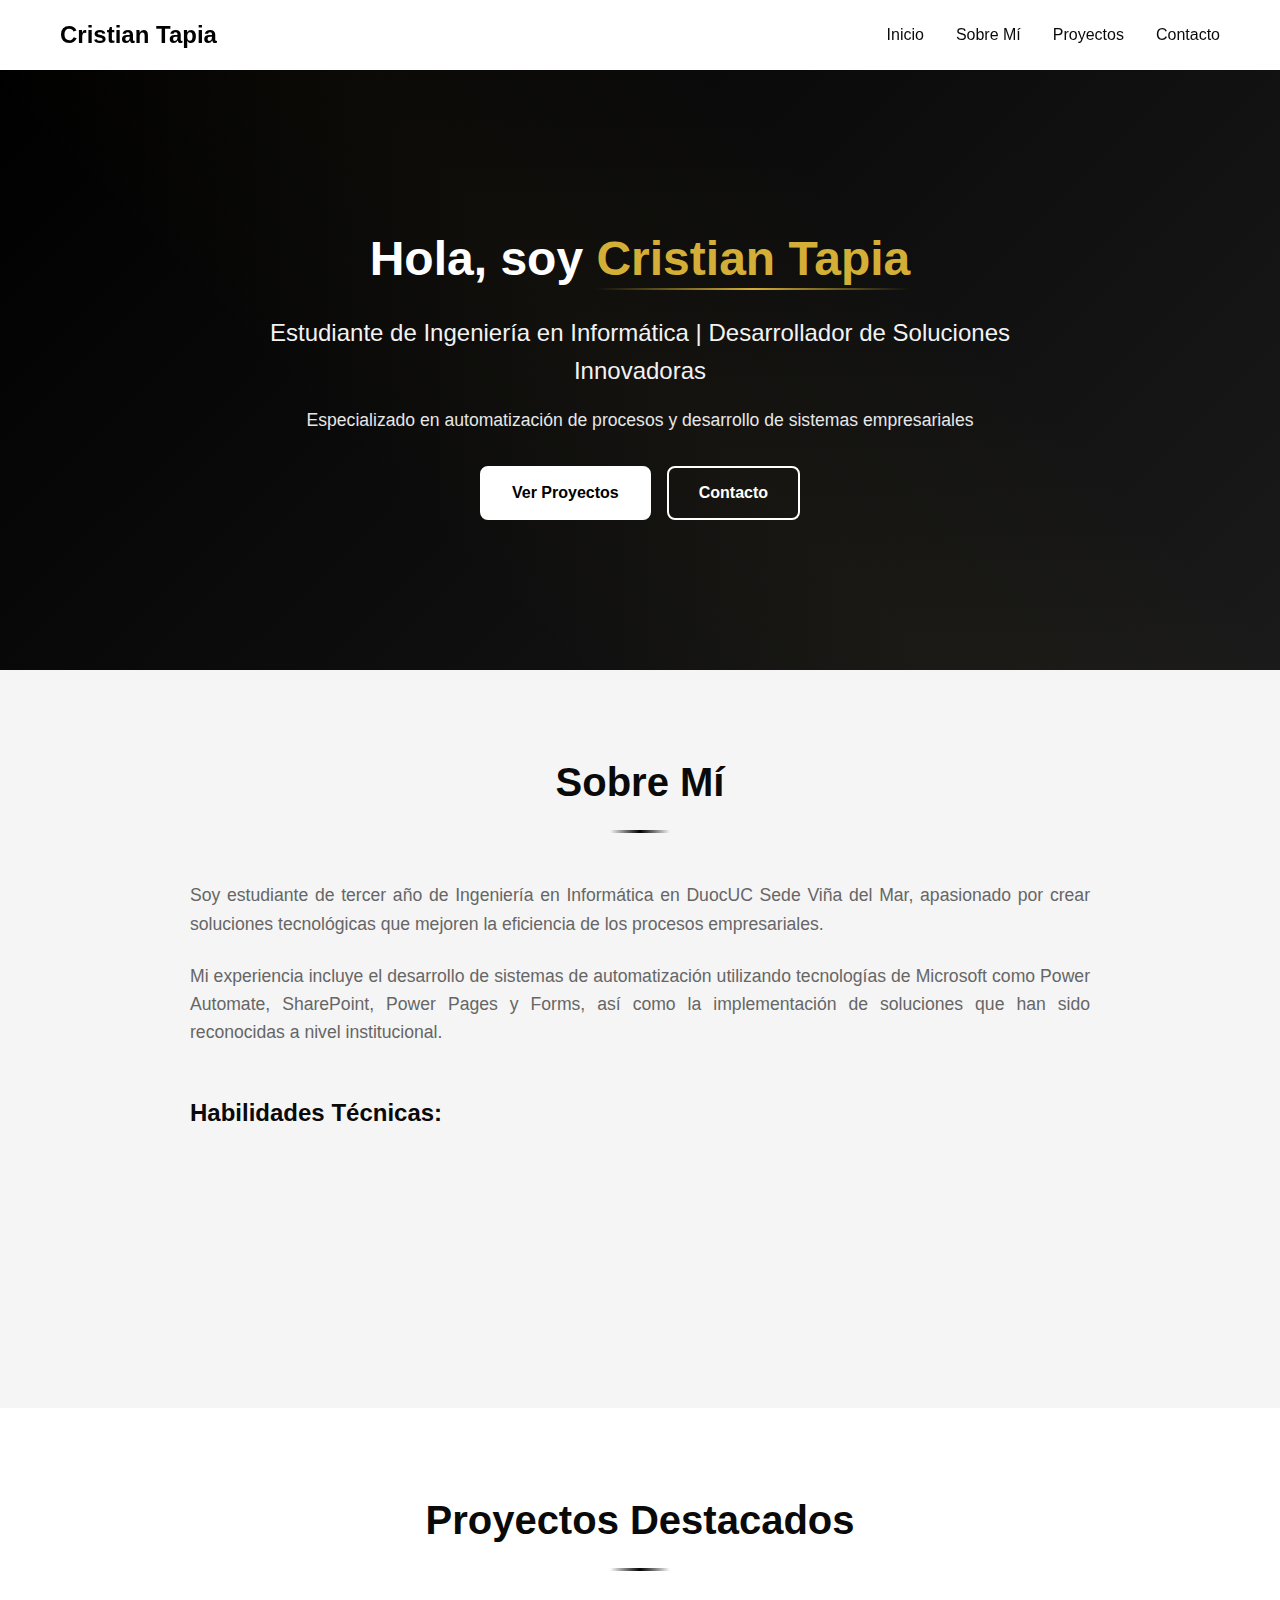
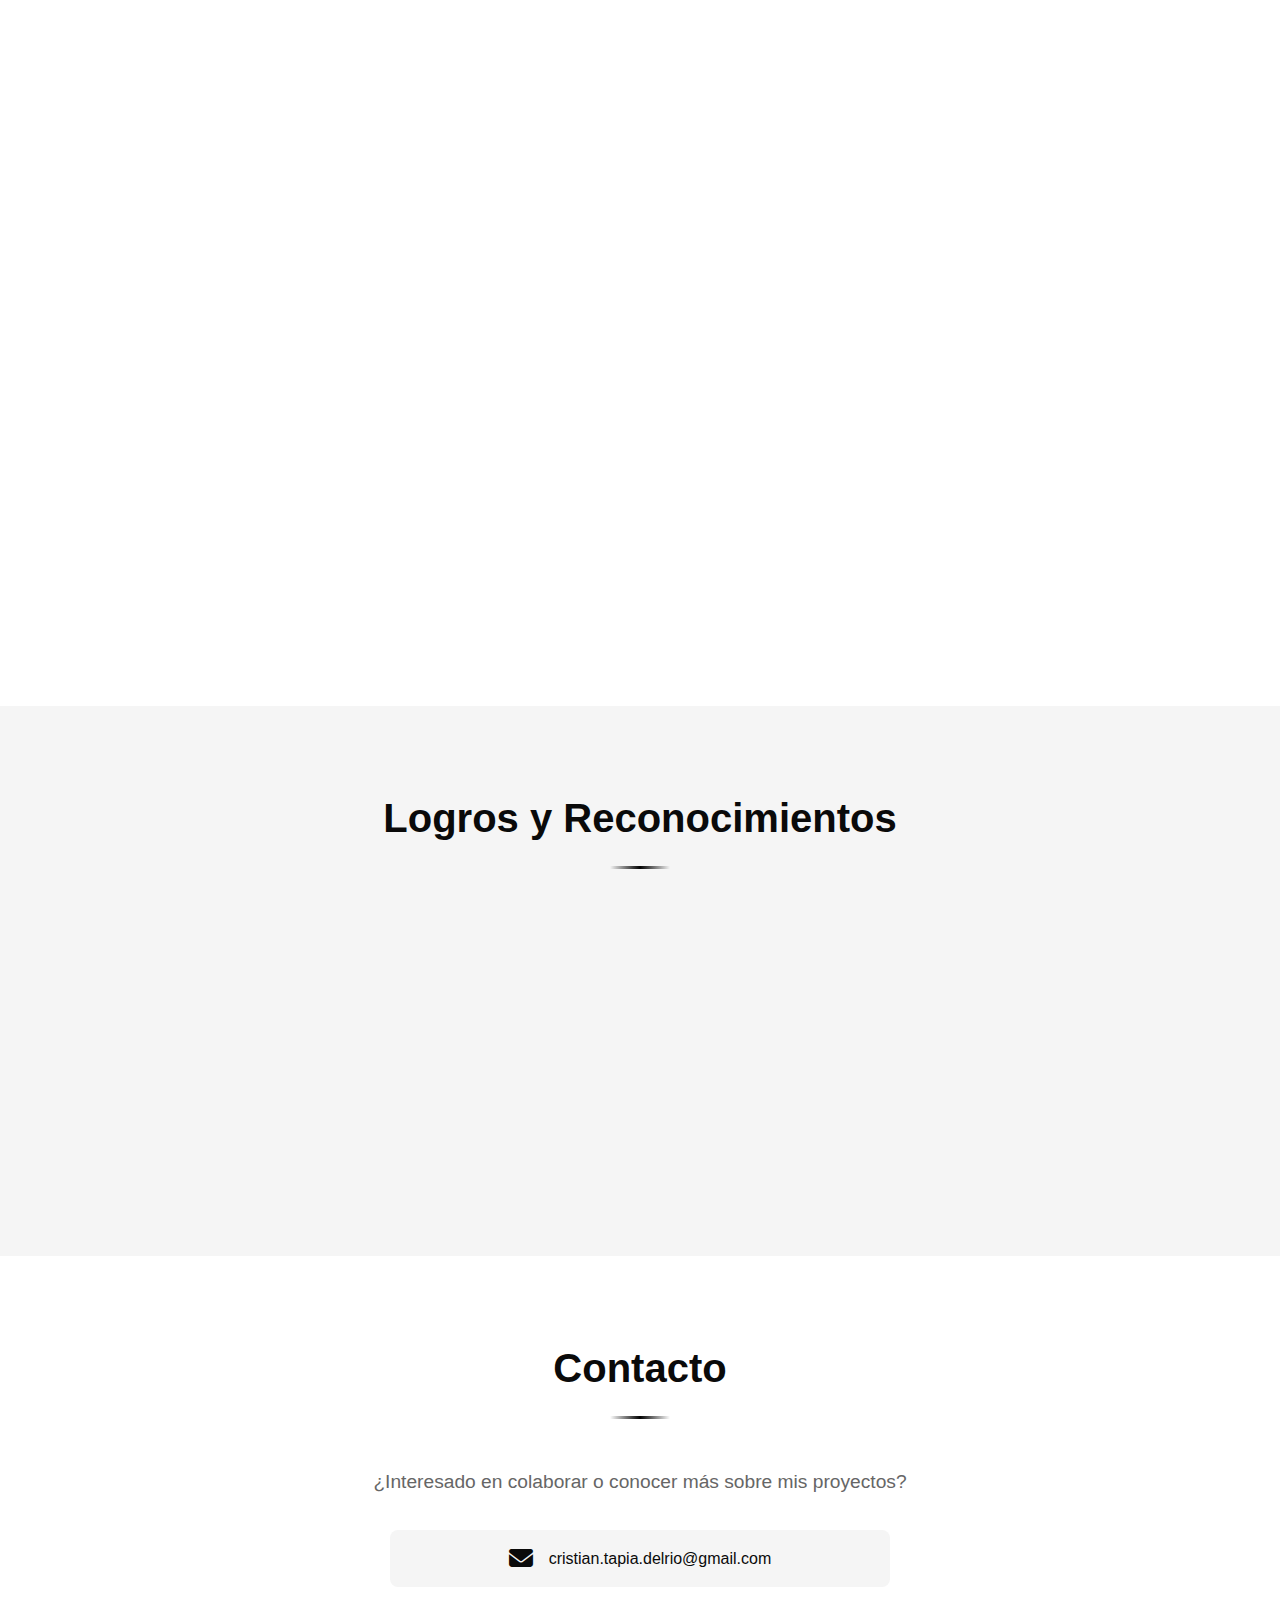
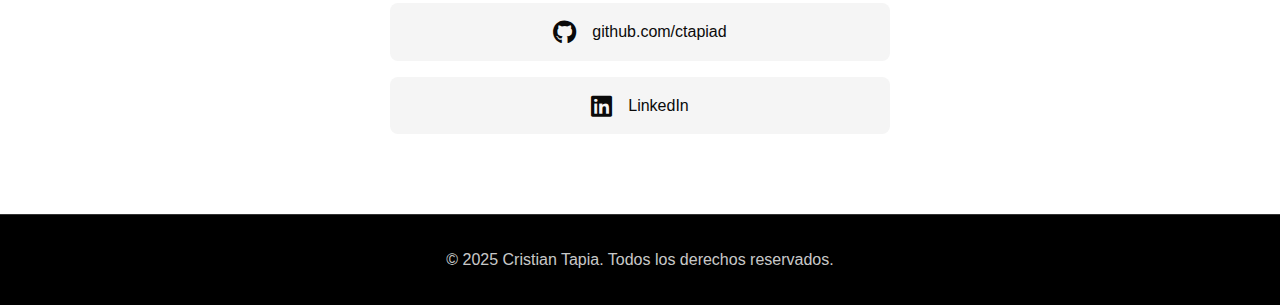
<file: index.html>
<!DOCTYPE html>
<html lang="es">
<head>
    <meta charset="UTF-8">
    <meta name="viewport" content="width=device-width, initial-scale=1.0">
    <meta name="description" content="Portafolio de Cristian Tapia - Estudiante de Ingeniería en Informática">
    <title>Cristian Tapia - Portafolio</title>
    <link rel="stylesheet" href="styles.css">
    <link rel="stylesheet" href="https://cdnjs.cloudflare.com/ajax/libs/font-awesome/6.4.0/css/all.min.css">
</head>
<body>
    <!-- Header -->
    <header>
        <nav class="navbar">
            <div class="container">
                <div class="logo">
                    <h2>Cristian Tapia</h2>
                </div>
                <ul class="nav-menu">
                    <li><a href="#inicio">Inicio</a></li>
                    <li><a href="#sobre-mi">Sobre Mí</a></li>
                    <li><a href="#proyectos">Proyectos</a></li>
                    <li><a href="#contacto">Contacto</a></li>
                </ul>
                <div class="hamburger">
                    <span></span>
                    <span></span>
                    <span></span>
                </div>
            </div>
        </nav>
    </header>

    <!-- Hero Section -->
    <section id="inicio" class="hero">
        <div class="hero-content">
            <h1 class="hero-title">Hola, soy <span class="highlight">Cristian Tapia</span></h1>
            <p class="hero-subtitle">Estudiante de Ingeniería en Informática | Desarrollador de Soluciones Innovadoras</p>
            <p class="hero-description">Especializado en automatización de procesos y desarrollo de sistemas empresariales</p>
            <div class="hero-buttons">
                <a href="#proyectos" class="btn btn-primary">Ver Proyectos</a>
                <a href="#contacto" class="btn btn-secondary">Contacto</a>
            </div>
        </div>
    </section>

    <!-- Sobre Mí -->
    <section id="sobre-mi" class="about">
        <div class="container">
            <h2 class="section-title">Sobre Mí</h2>
            <div class="about-content">
                <div class="about-text">
                    <p>Soy estudiante de tercer año de Ingeniería en Informática en DuocUC Sede Viña del Mar, apasionado por crear soluciones tecnológicas que mejoren la eficiencia de los procesos empresariales.</p>
                    <p>Mi experiencia incluye el desarrollo de sistemas de automatización utilizando tecnologías de Microsoft como Power Automate, SharePoint, Power Pages y Forms, así como la implementación de soluciones que han sido reconocidas a nivel institucional.</p>
                    <div class="skills">
                        <h3>Habilidades Técnicas:</h3>
                        <div class="skills-grid">
                            <div class="skill-item">
                                <i class="fas fa-robot"></i>
                                <span>Power Automate</span>
                            </div>
                            <div class="skill-item">
                                <i class="fas fa-database"></i>
                                <span>SharePoint</span>
                            </div>
                            <div class="skill-item">
                                <i class="fas fa-file-alt"></i>
                                <span>Microsoft Forms</span>
                            </div>
                            <div class="skill-item">
                                <i class="fas fa-globe"></i>
                                <span>Power Pages</span>
                            </div>
                            <div class="skill-item">
                                <i class="fas fa-tasks"></i>
                                <span>Gestión de Proyectos</span>
                            </div>
                            <div class="skill-item">
                                <i class="fas fa-chart-line"></i>
                                <span>Análisis de Datos</span>
                            </div>
                        </div>
                    </div>
                </div>
            </div>
        </div>
    </section>

    <!-- Proyectos -->
    <section id="proyectos" class="projects">
        <div class="container">
            <h2 class="section-title">Proyectos Destacados</h2>
            <div class="projects-grid">
                <!-- Proyecto 1: Sistema CTA -->
                <div class="project-card featured">
                    <div class="project-badge">
                        <i class="fas fa-trophy"></i>
                        <span>Premio Innovación DuocUC</span>
                    </div>
                    <div class="project-image">
                        <i class="fas fa-ticket-alt"></i>
                    </div>
                    <div class="project-content">
                        <h3>Sistema de Tickets y Reservas CTA</h3>
                        <p class="project-category">Automatización de Procesos | Microsoft 365</p>
                        <p class="project-description">
                            Sistema automatizado de gestión de tickets y reservas para el Centro Tecnológico Audiovisual de DuocUC. 
                            Premiado como el mejor proyecto de innovación institucional.
                        </p>
                        <div class="project-tags">
                            <span class="tag">Power Automate</span>
                            <span class="tag">SharePoint</span>
                            <span class="tag">Microsoft Forms</span>
                            <span class="tag">Power Pages</span>
                        </div>
                        <div class="project-links">
                            <a href="proyecto-cta.html" class="btn btn-primary">Ver Detalles</a>
                        </div>
                    </div>
                </div>

                <!-- Placeholder para proyectos futuros -->
                <div class="project-card upcoming">
                    <div class="project-image">
                        <i class="fas fa-plus-circle"></i>
                    </div>
                    <div class="project-content">
                        <h3>Próximamente</h3>
                        <p class="project-description">
                            Más proyectos en desarrollo...
                        </p>
                    </div>
                </div>
            </div>
        </div>
    </section>

    <!-- Logros -->
    <section class="achievements">
        <div class="container">
            <h2 class="section-title">Logros y Reconocimientos</h2>
            <div class="achievements-grid">
                <div class="achievement-item">
                    <i class="fas fa-trophy"></i>
                    <h3>Premio Innovación DuocUC</h3>
                    <p>Mejor Proyecto de Innovación 2024</p>
                    <p class="achievement-detail">Reconocido en Santiago por la Dirección de Innovación de DuocUC</p>
                </div>
                <div class="achievement-item">
                    <i class="fas fa-chart-line"></i>
                    <h3>Impacto Medible</h3>
                    <p>Mejora en Eficiencia Operacional</p>
                    <p class="achievement-detail">Sistema implementado mejorando procesos del CTA</p>
                </div>
                <div class="achievement-item">
                    <i class="fas fa-users"></i>
                    <h3>Trabajo en el CTA</h3>
                    <p>Centro Tecnológico Audiovisual</p>
                    <p class="achievement-detail">DuocUC Sede Viña del Mar</p>
                </div>
            </div>
        </div>
    </section>

    <!-- Contacto -->
    <section id="contacto" class="contact">
        <div class="container">
            <h2 class="section-title">Contacto</h2>
            <div class="contact-content">
                <p>¿Interesado en colaborar o conocer más sobre mis proyectos?</p>
                <div class="contact-info">
                    <a href="mailto:cristian.tapia.delrio@gmail.com" class="contact-item">
                        <i class="fas fa-envelope"></i>
                        <span>cristian.tapia.delrio@gmail.com</span>
                    </a>
                    <a href="https://github.com/ctapiad" target="_blank" class="contact-item">
                        <i class="fab fa-github"></i>
                        <span>github.com/ctapiad</span>
                    </a>
                    <a href="https://www.linkedin.com/in/cristian-tapia-76b19819b/" target="_blank" class="contact-item">
                        <i class="fab fa-linkedin"></i>
                        <span>LinkedIn</span>
                    </a>
                </div>
            </div>
        </div>
    </section>

    <!-- Footer -->
    <footer>
        <div class="container">
            <p>&copy; 2025 Cristian Tapia. Todos los derechos reservados.</p>
        </div>
    </footer>

    <script src="script.js"></script>
</body>
</html>
</file>
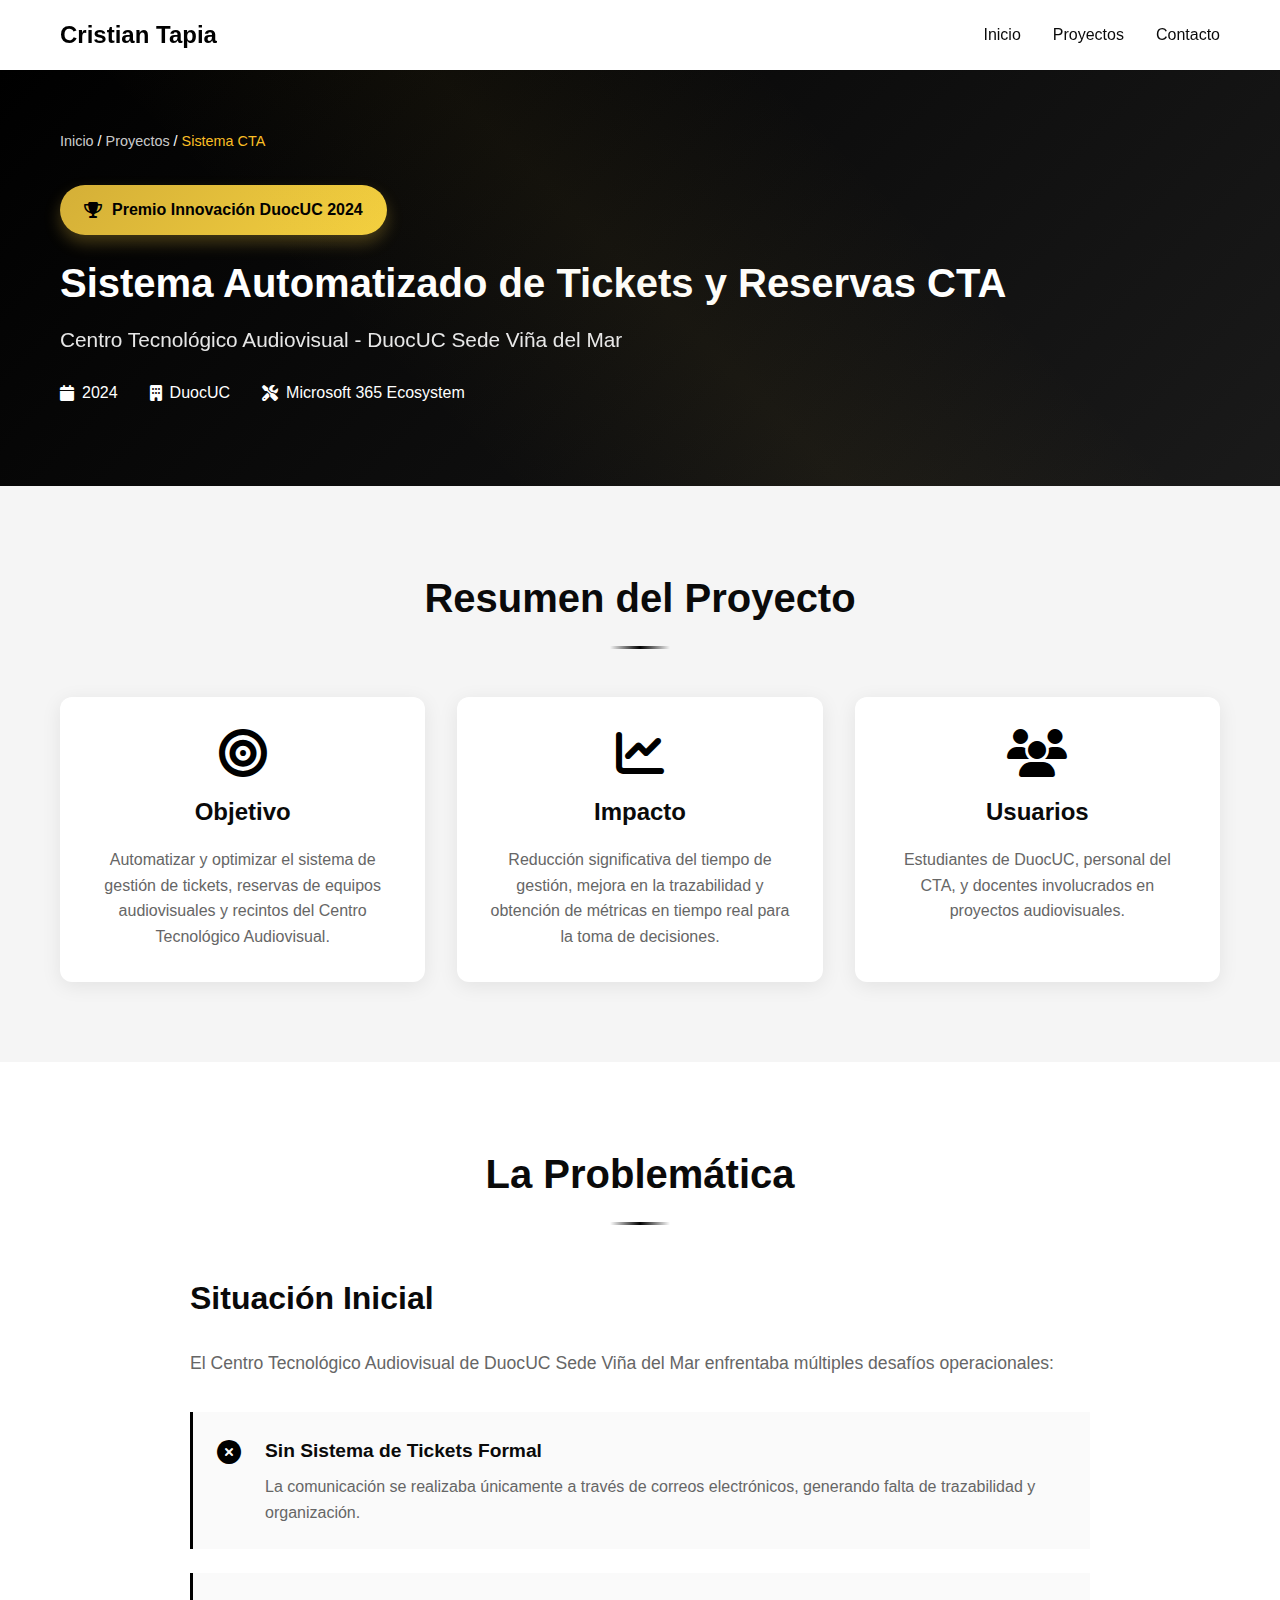
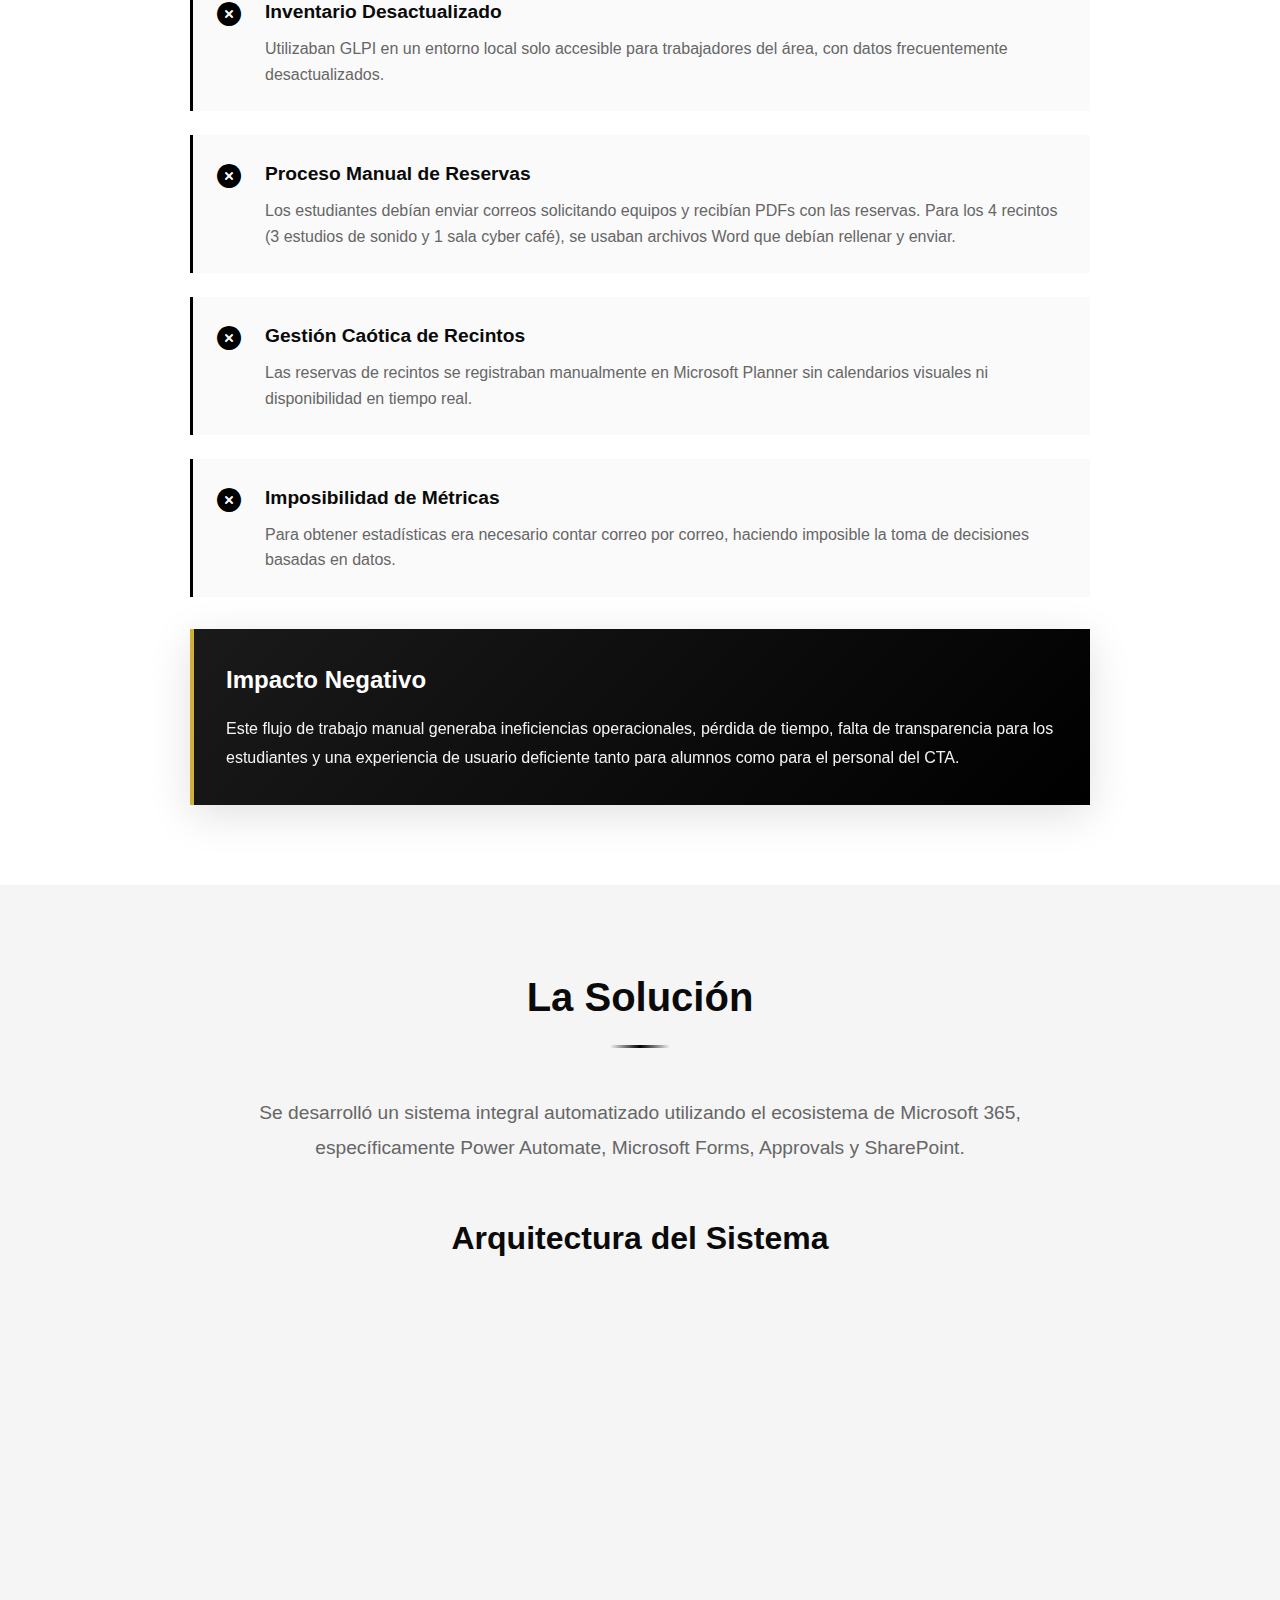
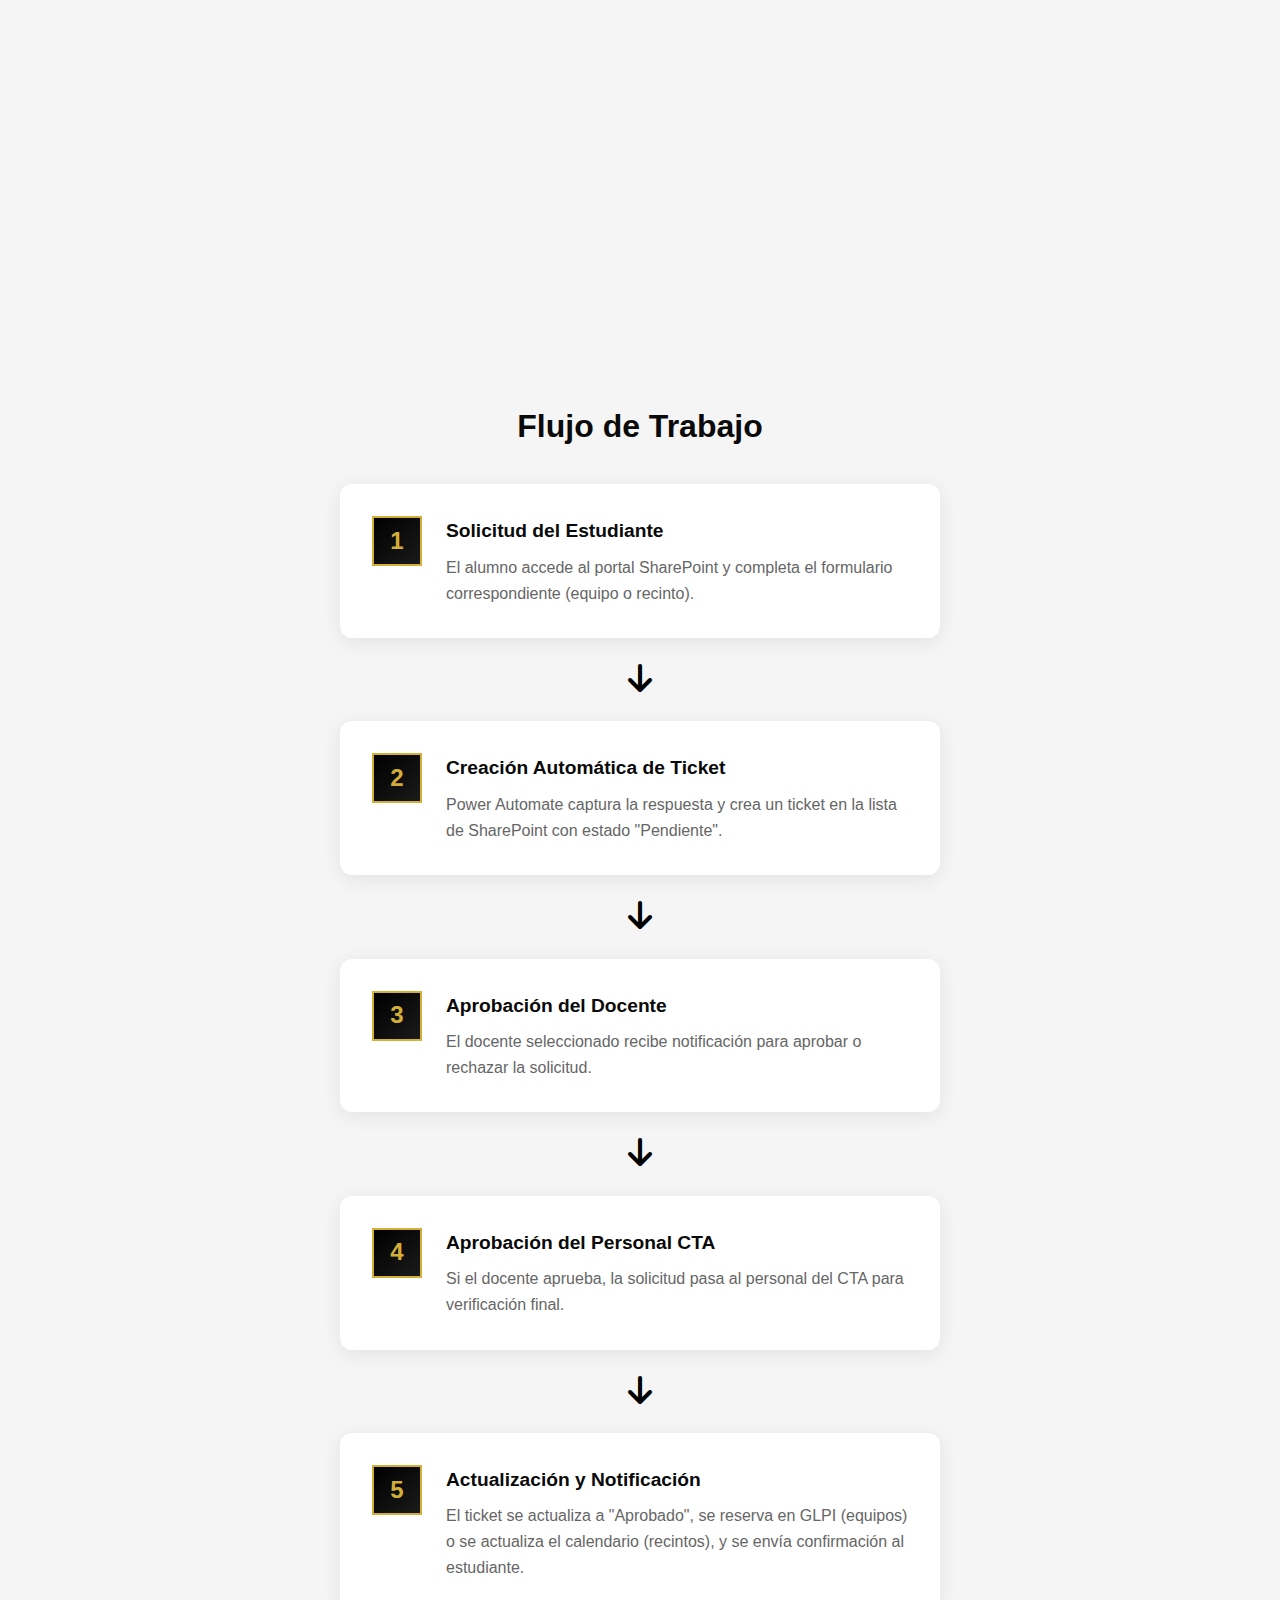
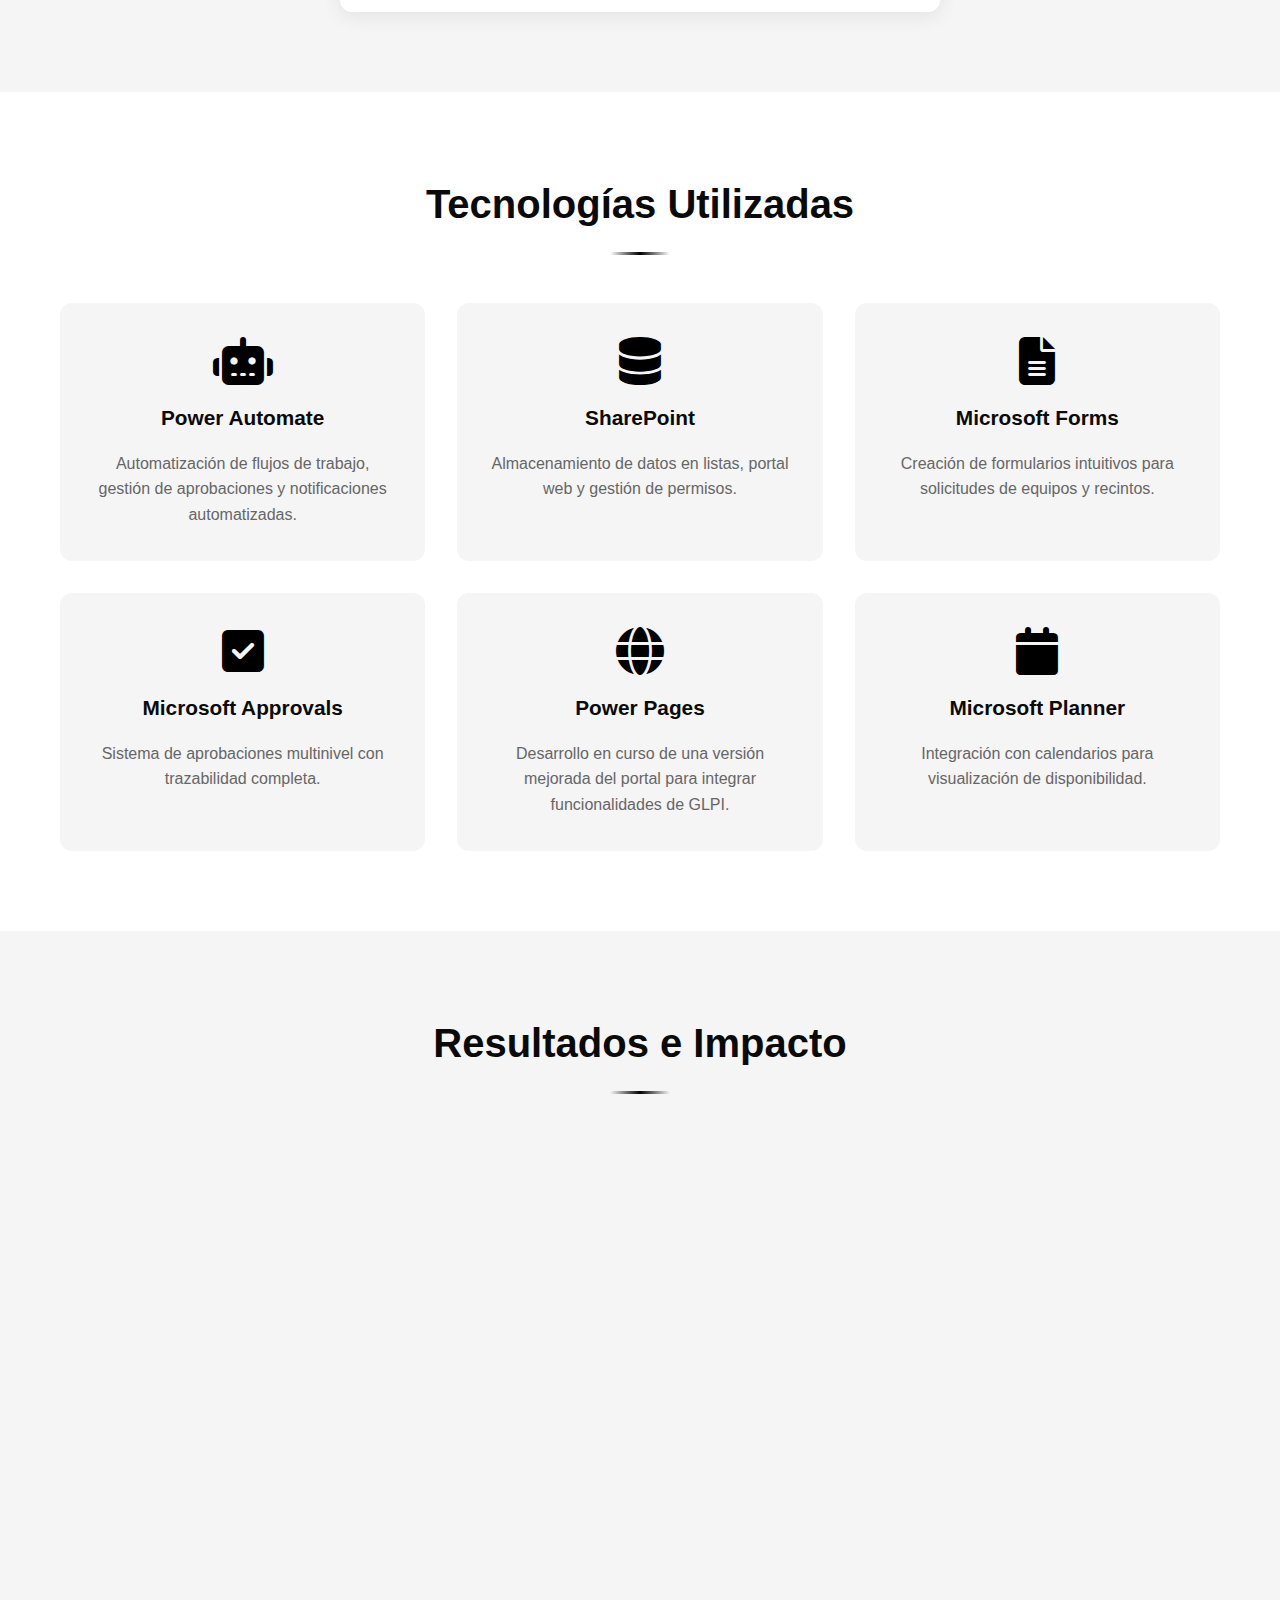
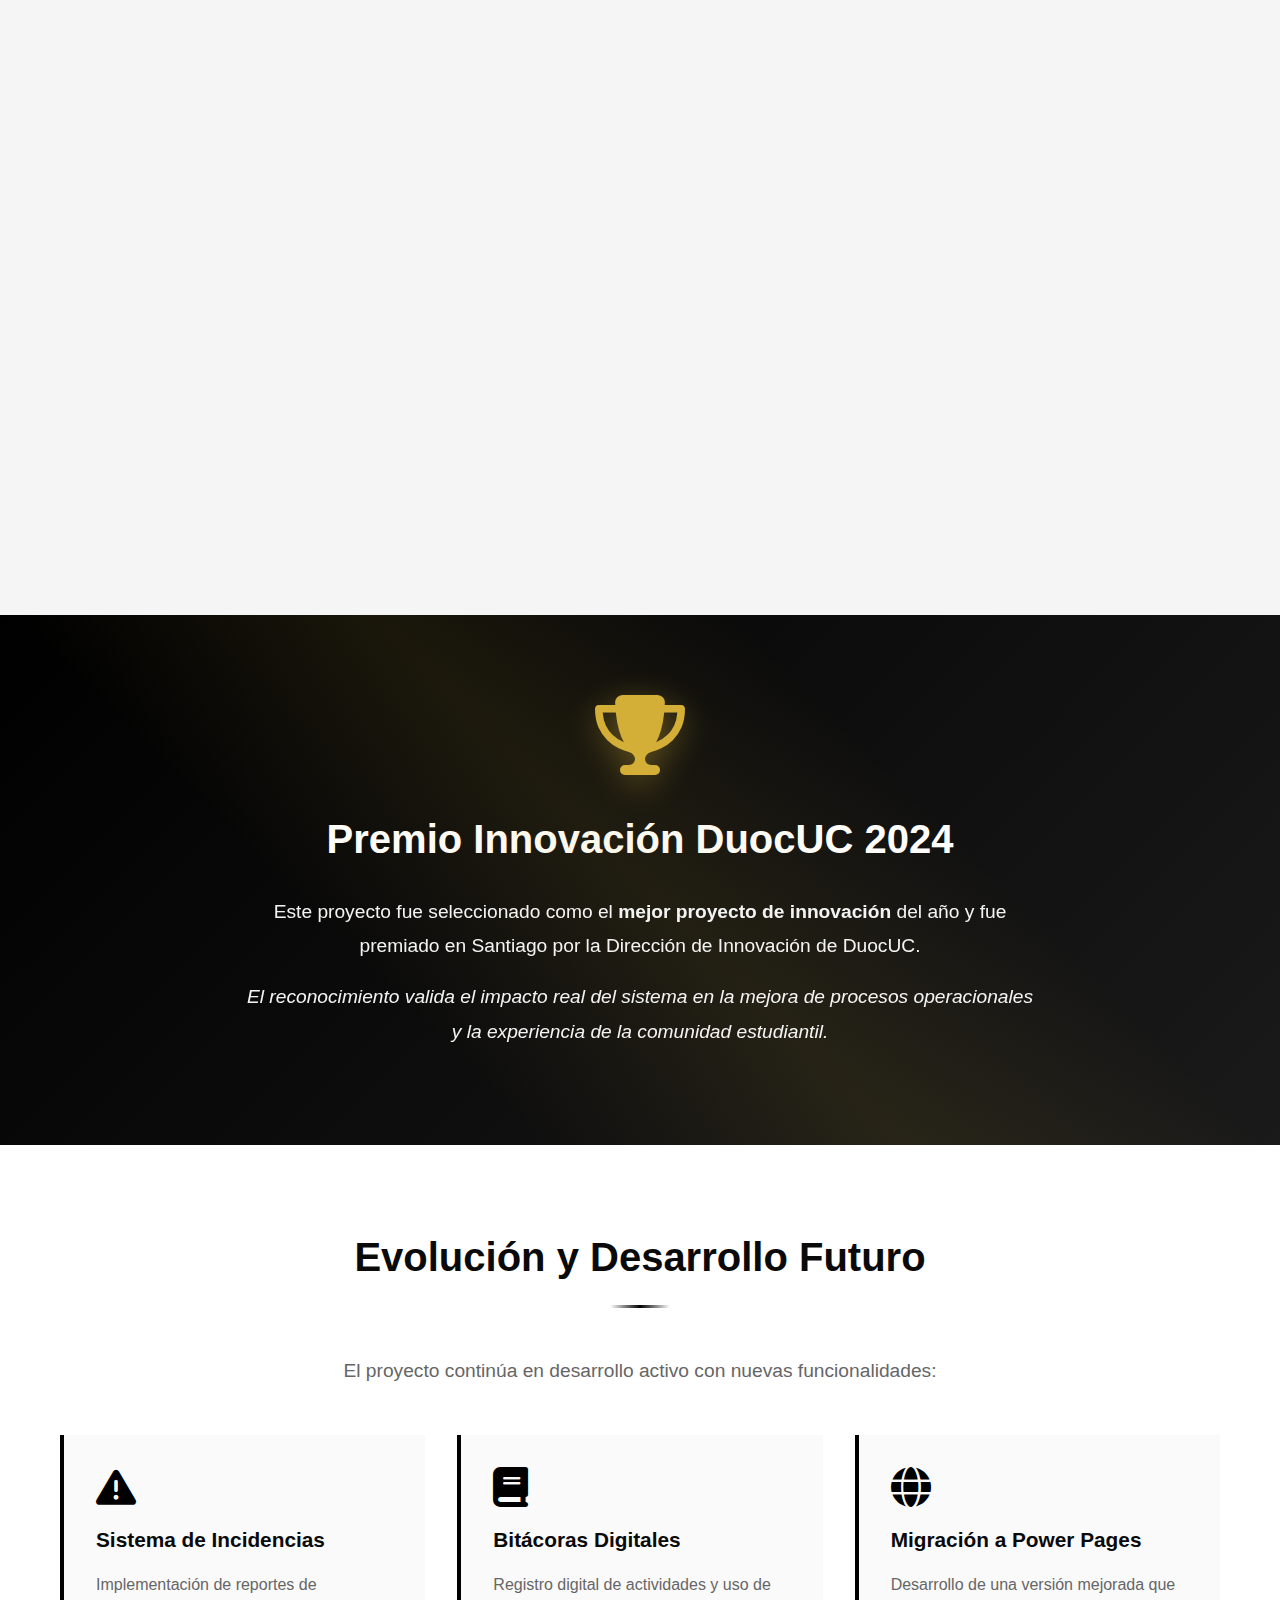
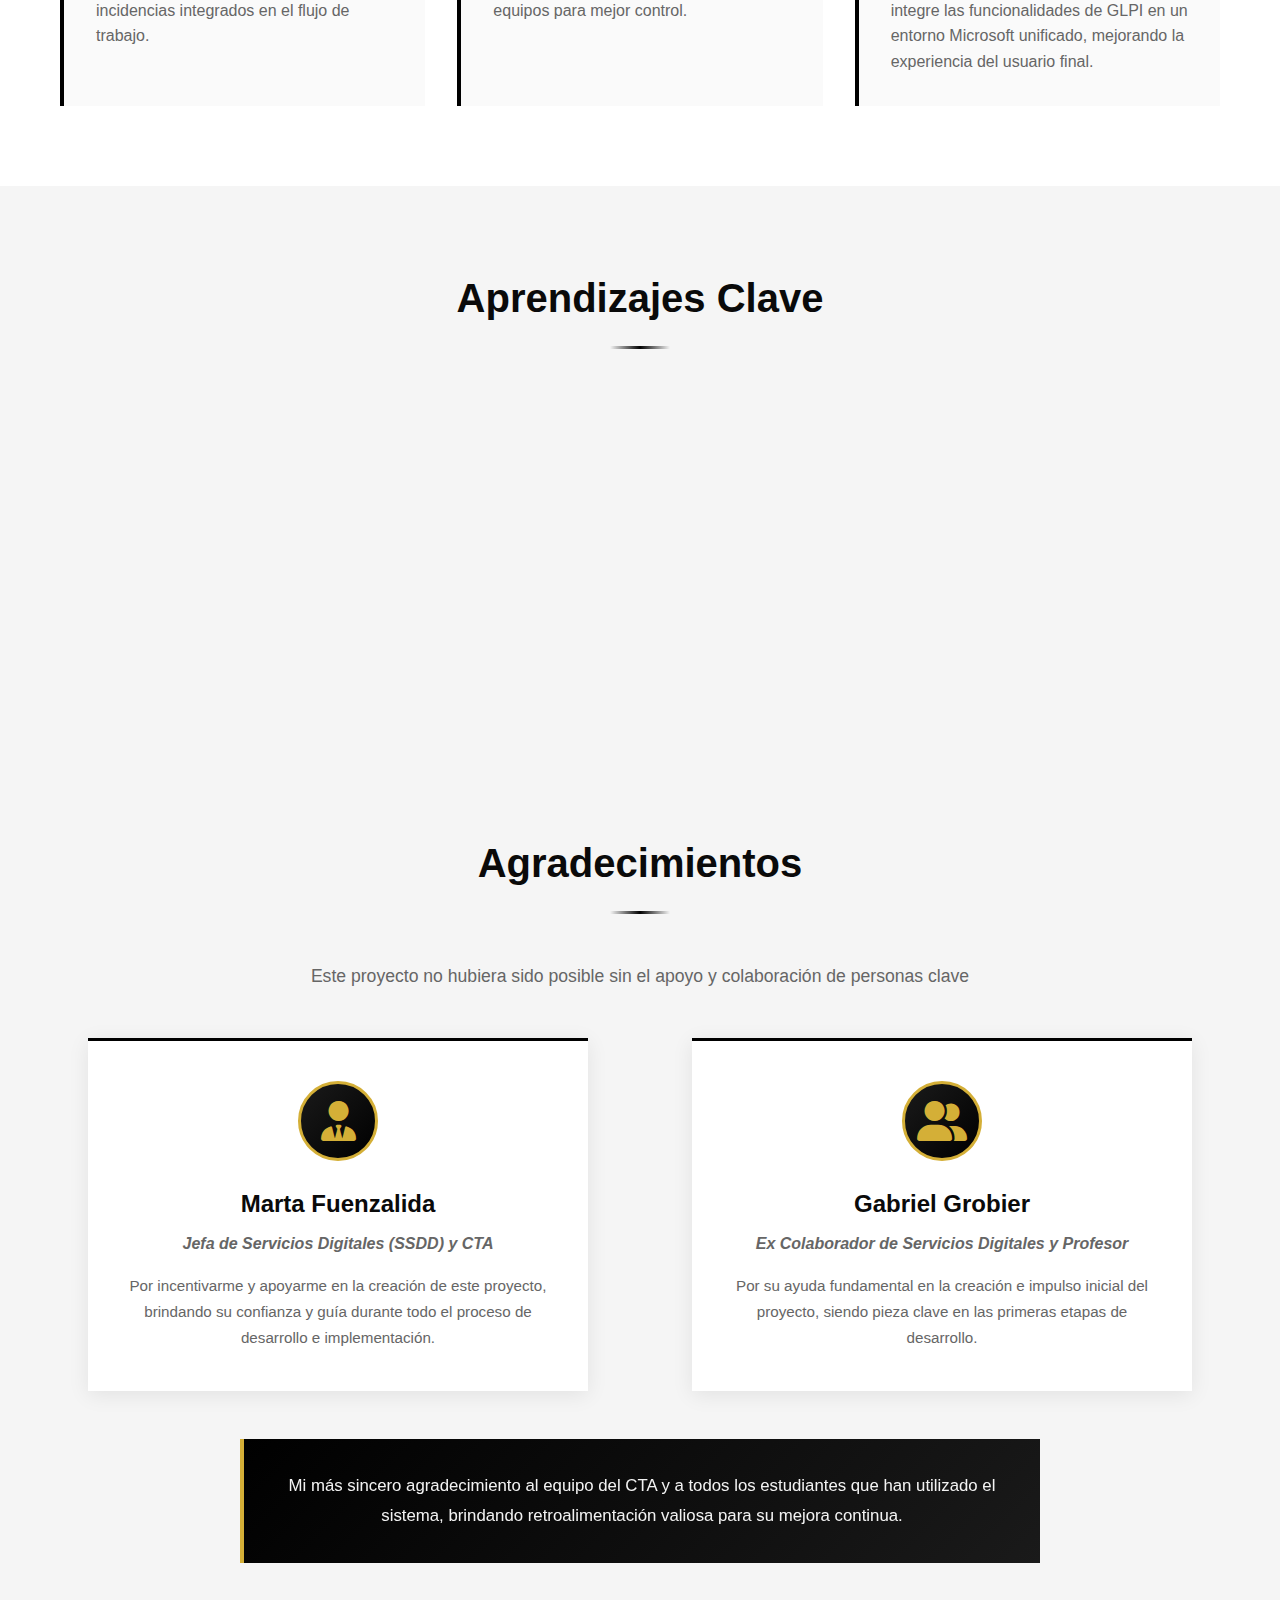
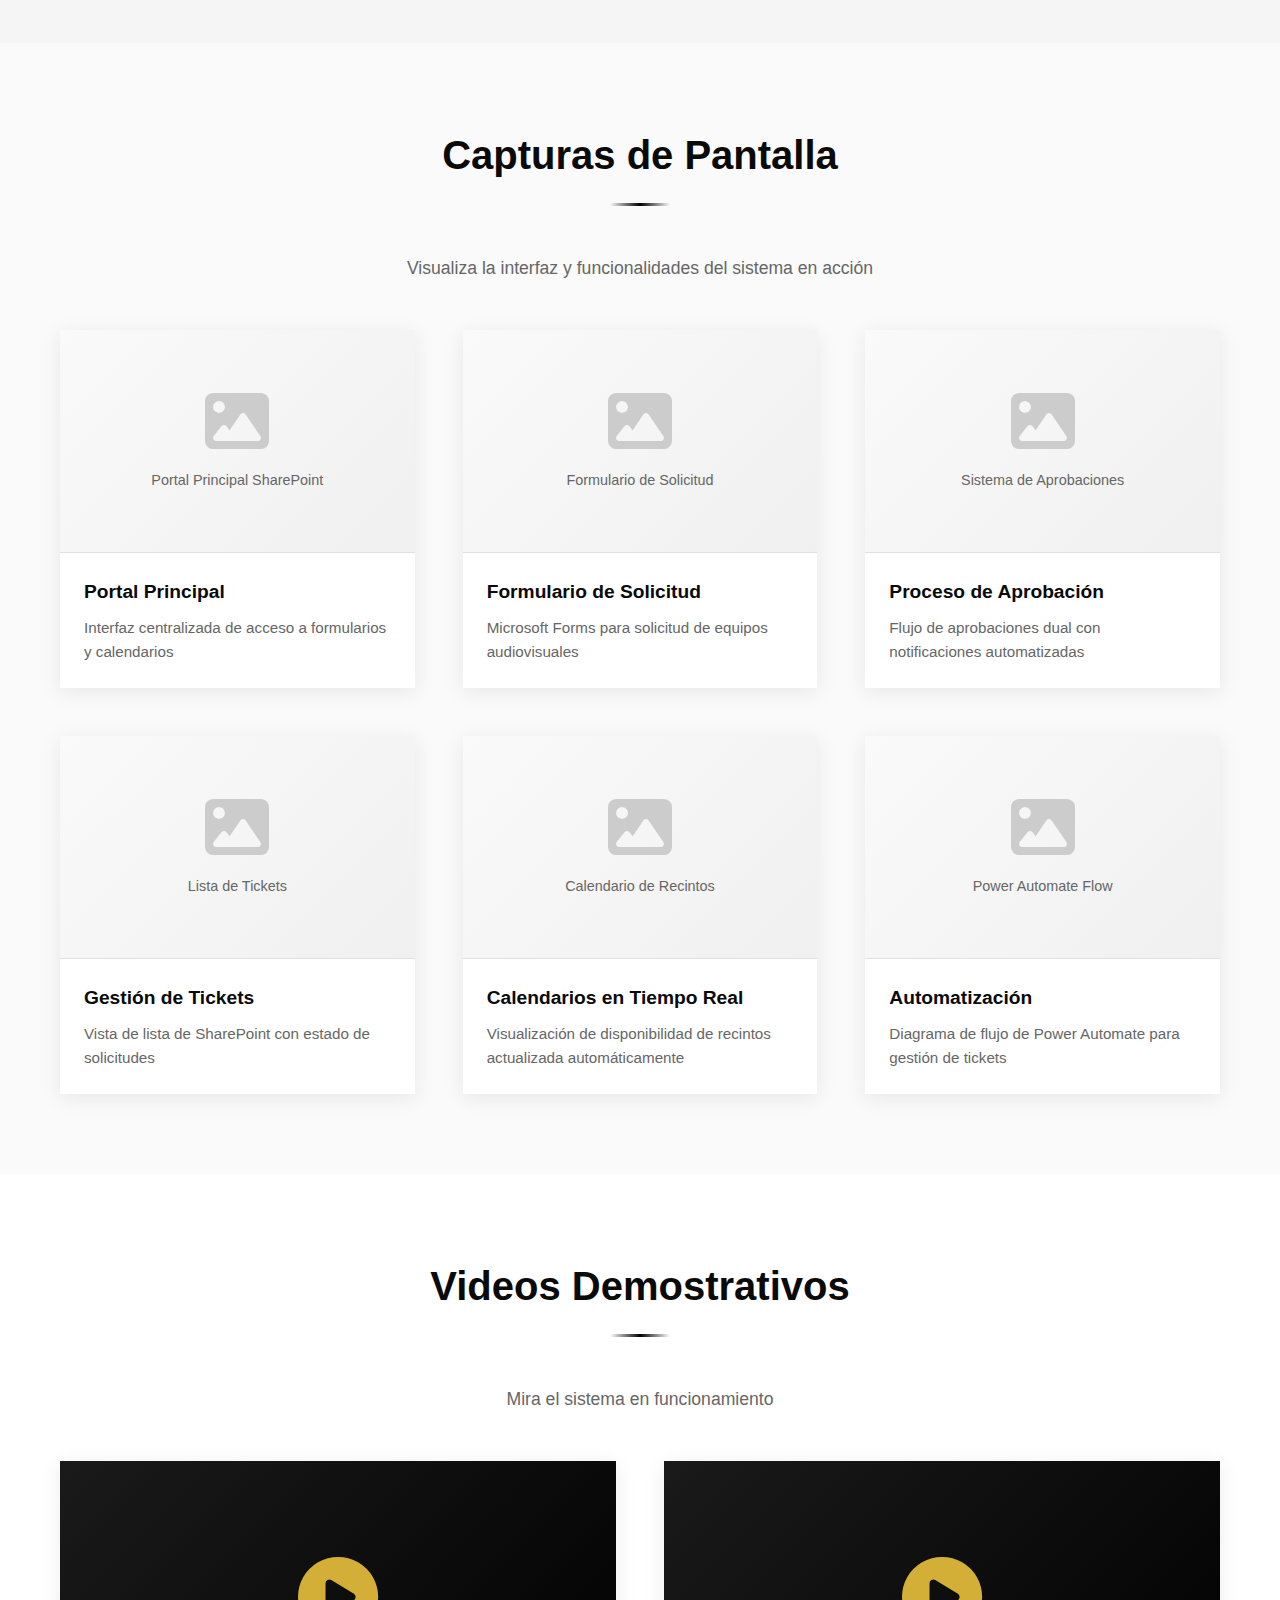
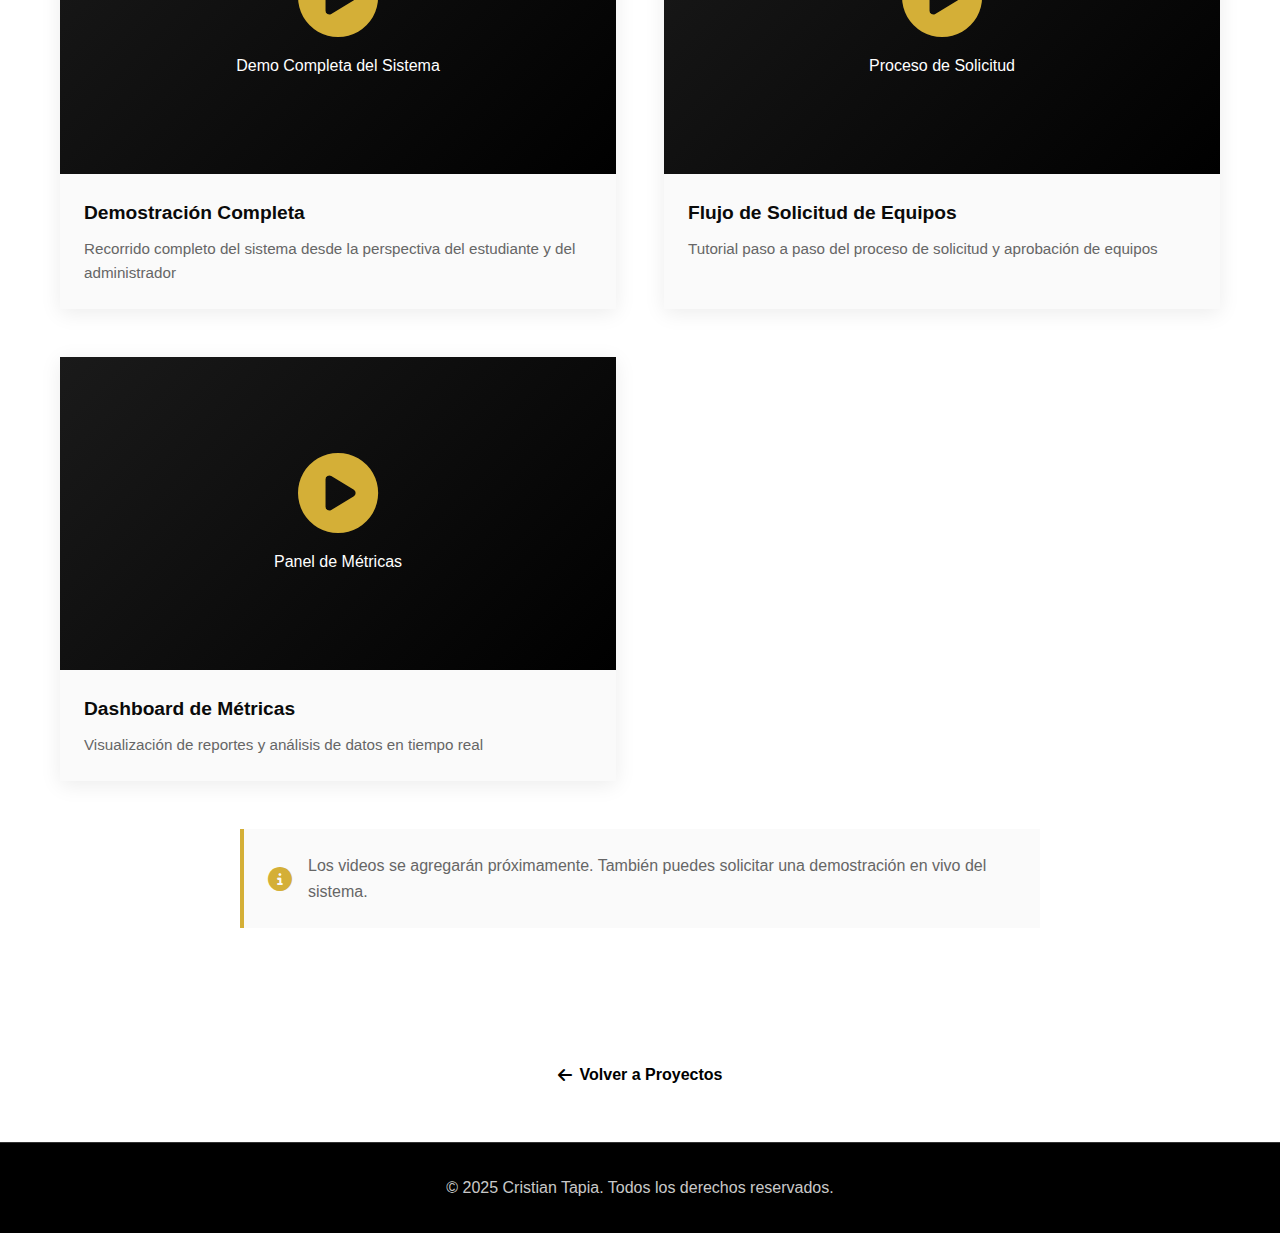
<file: proyecto-cta.html>
<!DOCTYPE html>
<html lang="es">
<head>
    <meta charset="UTF-8">
    <meta name="viewport" content="width=device-width, initial-scale=1.0">
    <meta name="description" content="Sistema de Tickets y Reservas CTA - Proyecto de Innovación premiado">
    <title>Sistema CTA - Cristian Tapia</title>
    <link rel="stylesheet" href="styles.css">
    <link rel="stylesheet" href="proyecto-cta.css">
    <link rel="stylesheet" href="https://cdnjs.cloudflare.com/ajax/libs/font-awesome/6.4.0/css/all.min.css">
</head>
<body>
    <!-- Header -->
    <header>
        <nav class="navbar">
            <div class="container">
                <div class="logo">
                    <h2>Cristian Tapia</h2>
                </div>
                <ul class="nav-menu">
                    <li><a href="index.html">Inicio</a></li>
                    <li><a href="index.html#proyectos">Proyectos</a></li>
                    <li><a href="index.html#contacto">Contacto</a></li>
                </ul>
                <div class="hamburger">
                    <span></span>
                    <span></span>
                    <span></span>
                </div>
            </div>
        </nav>
    </header>

    <!-- Project Header -->
    <section class="project-header">
        <div class="container">
            <div class="breadcrumb">
                <a href="index.html">Inicio</a> / <a href="index.html#proyectos">Proyectos</a> / <span>Sistema CTA</span>
            </div>
            <div class="project-header-content">
                <div class="project-badge-large">
                    <i class="fas fa-trophy"></i>
                    <span>Premio Innovación DuocUC 2024</span>
                </div>
                <h1>Sistema Automatizado de Tickets y Reservas CTA</h1>
                <p class="project-subtitle">Centro Tecnológico Audiovisual - DuocUC Sede Viña del Mar</p>
                <div class="project-meta">
                    <span><i class="fas fa-calendar"></i> 2024</span>
                    <span><i class="fas fa-building"></i> DuocUC</span>
                    <span><i class="fas fa-tools"></i> Microsoft 365 Ecosystem</span>
                </div>
            </div>
        </div>
    </section>

    <!-- Project Overview -->
    <section class="project-overview">
        <div class="container">
            <h2 class="section-title">Resumen del Proyecto</h2>
            <div class="overview-content">
                <div class="overview-card">
                    <i class="fas fa-bullseye"></i>
                    <h3>Objetivo</h3>
                    <p>Automatizar y optimizar el sistema de gestión de tickets, reservas de equipos audiovisuales y recintos del Centro Tecnológico Audiovisual.</p>
                </div>
                <div class="overview-card">
                    <i class="fas fa-chart-line"></i>
                    <h3>Impacto</h3>
                    <p>Reducción significativa del tiempo de gestión, mejora en la trazabilidad y obtención de métricas en tiempo real para la toma de decisiones.</p>
                </div>
                <div class="overview-card">
                    <i class="fas fa-users"></i>
                    <h3>Usuarios</h3>
                    <p>Estudiantes de DuocUC, personal del CTA, y docentes involucrados en proyectos audiovisuales.</p>
                </div>
            </div>
        </div>
    </section>

    <!-- Problemática -->
    <section class="problem-section">
        <div class="container">
            <h2 class="section-title">La Problemática</h2>
            <div class="problem-content">
                <div class="problem-text">
                    <h3>Situación Inicial</h3>
                    <p>El Centro Tecnológico Audiovisual de DuocUC Sede Viña del Mar enfrentaba múltiples desafíos operacionales:</p>
                    
                    <div class="problem-list">
                        <div class="problem-item">
                            <i class="fas fa-times-circle"></i>
                            <div>
                                <h4>Sin Sistema de Tickets Formal</h4>
                                <p>La comunicación se realizaba únicamente a través de correos electrónicos, generando falta de trazabilidad y organización.</p>
                            </div>
                        </div>
                        
                        <div class="problem-item">
                            <i class="fas fa-times-circle"></i>
                            <div>
                                <h4>Inventario Desactualizado</h4>
                                <p>Utilizaban GLPI en un entorno local solo accesible para trabajadores del área, con datos frecuentemente desactualizados.</p>
                            </div>
                        </div>
                        
                        <div class="problem-item">
                            <i class="fas fa-times-circle"></i>
                            <div>
                                <h4>Proceso Manual de Reservas</h4>
                                <p>Los estudiantes debían enviar correos solicitando equipos y recibían PDFs con las reservas. Para los 4 recintos (3 estudios de sonido y 1 sala cyber café), se usaban archivos Word que debían rellenar y enviar.</p>
                            </div>
                        </div>
                        
                        <div class="problem-item">
                            <i class="fas fa-times-circle"></i>
                            <div>
                                <h4>Gestión Caótica de Recintos</h4>
                                <p>Las reservas de recintos se registraban manualmente en Microsoft Planner sin calendarios visuales ni disponibilidad en tiempo real.</p>
                            </div>
                        </div>
                        
                        <div class="problem-item">
                            <i class="fas fa-times-circle"></i>
                            <div>
                                <h4>Imposibilidad de Métricas</h4>
                                <p>Para obtener estadísticas era necesario contar correo por correo, haciendo imposible la toma de decisiones basadas en datos.</p>
                            </div>
                        </div>
                    </div>

                    <div class="impact-box">
                        <h4>Impacto Negativo</h4>
                        <p>Este flujo de trabajo manual generaba ineficiencias operacionales, pérdida de tiempo, falta de transparencia para los estudiantes y una experiencia de usuario deficiente tanto para alumnos como para el personal del CTA.</p>
                    </div>
                </div>
            </div>
        </div>
    </section>

    <!-- Solución -->
    <section class="solution-section">
        <div class="container">
            <h2 class="section-title">La Solución</h2>
            <div class="solution-intro">
                <p>Se desarrolló un sistema integral automatizado utilizando el ecosistema de Microsoft 365, específicamente Power Automate, Microsoft Forms, Approvals y SharePoint.</p>
            </div>

            <h3 class="subsection-title">Arquitectura del Sistema</h3>
            <div class="architecture">
                <div class="architecture-item">
                    <div class="arch-icon">
                        <i class="fas fa-list"></i>
                    </div>
                    <h4>SharePoint Lists</h4>
                    <p>Listas de "Reserva de Equipos" y "Reserva de Recintos" funcionando como base de datos centralizada para almacenar todos los tickets.</p>
                </div>
                
                <div class="architecture-item">
                    <div class="arch-icon">
                        <i class="fas fa-file-alt"></i>
                    </div>
                    <h4>Microsoft Forms</h4>
                    <p>Múltiples formularios especializados: Solicitud de Equipos, Solicitud de Estudio de Sonido, Solicitud de Equipo de Postproducción, y Solicitud de Sala de Set de TV.</p>
                </div>
                
                <div class="architecture-item">
                    <div class="arch-icon">
                        <i class="fas fa-robot"></i>
                    </div>
                    <h4>Power Automate Flows</h4>
                    <p>Flujos automatizados que capturan las respuestas de formularios, crean tickets en estado "Pendiente", gestionan aprobaciones y actualizan estados.</p>
                </div>
                
                <div class="architecture-item">
                    <div class="arch-icon">
                        <i class="fas fa-check-circle"></i>
                    </div>
                    <h4>Sistema de Aprobaciones</h4>
                    <p>Proceso dual de aprobación: primero por el docente seleccionado, luego por el personal del CTA, con notificaciones automáticas por correo.</p>
                </div>
                
                <div class="architecture-item">
                    <div class="arch-icon">
                        <i class="fas fa-calendar-alt"></i>
                    </div>
                    <h4>Calendarios en Tiempo Real</h4>
                    <p>Calendarios independientes para cada recinto que se actualizan automáticamente al aprobar una solicitud, mostrando disponibilidad en tiempo real.</p>
                </div>
                
                <div class="architecture-item">
                    <div class="arch-icon">
                        <i class="fas fa-globe"></i>
                    </div>
                    <h4>Portal SharePoint</h4>
                    <p>Sitio web centralizado donde los estudiantes acceden a todos los formularios, calendarios y pueden ver el estado de sus solicitudes.</p>
                </div>
            </div>

            <h3 class="subsection-title">Flujo de Trabajo</h3>
            <div class="workflow">
                <div class="workflow-step">
                    <div class="step-number">1</div>
                    <div class="step-content">
                        <h4>Solicitud del Estudiante</h4>
                        <p>El alumno accede al portal SharePoint y completa el formulario correspondiente (equipo o recinto).</p>
                    </div>
                </div>
                
                <div class="workflow-arrow">
                    <i class="fas fa-arrow-down"></i>
                </div>
                
                <div class="workflow-step">
                    <div class="step-number">2</div>
                    <div class="step-content">
                        <h4>Creación Automática de Ticket</h4>
                        <p>Power Automate captura la respuesta y crea un ticket en la lista de SharePoint con estado "Pendiente".</p>
                    </div>
                </div>
                
                <div class="workflow-arrow">
                    <i class="fas fa-arrow-down"></i>
                </div>
                
                <div class="workflow-step">
                    <div class="step-number">3</div>
                    <div class="step-content">
                        <h4>Aprobación del Docente</h4>
                        <p>El docente seleccionado recibe notificación para aprobar o rechazar la solicitud.</p>
                    </div>
                </div>
                
                <div class="workflow-arrow">
                    <i class="fas fa-arrow-down"></i>
                </div>
                
                <div class="workflow-step">
                    <div class="step-number">4</div>
                    <div class="step-content">
                        <h4>Aprobación del Personal CTA</h4>
                        <p>Si el docente aprueba, la solicitud pasa al personal del CTA para verificación final.</p>
                    </div>
                </div>
                
                <div class="workflow-arrow">
                    <i class="fas fa-arrow-down"></i>
                </div>
                
                <div class="workflow-step">
                    <div class="step-number">5</div>
                    <div class="step-content">
                        <h4>Actualización y Notificación</h4>
                        <p>El ticket se actualiza a "Aprobado", se reserva en GLPI (equipos) o se actualiza el calendario (recintos), y se envía confirmación al estudiante.</p>
                    </div>
                </div>
            </div>
        </div>
    </section>

    <!-- Tecnologías -->
    <section class="tech-section">
        <div class="container">
            <h2 class="section-title">Tecnologías Utilizadas</h2>
            <div class="tech-grid">
                <div class="tech-card">
                    <i class="fas fa-robot"></i>
                    <h3>Power Automate</h3>
                    <p>Automatización de flujos de trabajo, gestión de aprobaciones y notificaciones automatizadas.</p>
                </div>
                <div class="tech-card">
                    <i class="fas fa-database"></i>
                    <h3>SharePoint</h3>
                    <p>Almacenamiento de datos en listas, portal web y gestión de permisos.</p>
                </div>
                <div class="tech-card">
                    <i class="fas fa-file-alt"></i>
                    <h3>Microsoft Forms</h3>
                    <p>Creación de formularios intuitivos para solicitudes de equipos y recintos.</p>
                </div>
                <div class="tech-card">
                    <i class="fas fa-check-square"></i>
                    <h3>Microsoft Approvals</h3>
                    <p>Sistema de aprobaciones multinivel con trazabilidad completa.</p>
                </div>
                <div class="tech-card">
                    <i class="fas fa-globe"></i>
                    <h3>Power Pages</h3>
                    <p>Desarrollo en curso de una versión mejorada del portal para integrar funcionalidades de GLPI.</p>
                </div>
                <div class="tech-card">
                    <i class="fas fa-calendar"></i>
                    <h3>Microsoft Planner</h3>
                    <p>Integración con calendarios para visualización de disponibilidad.</p>
                </div>
            </div>
        </div>
    </section>

    <!-- Resultados -->
    <section class="results-section">
        <div class="container">
            <h2 class="section-title">Resultados e Impacto</h2>
            
            <div class="results-grid">
                <div class="result-card">
                    <div class="result-icon">
                        <i class="fas fa-chart-pie"></i>
                    </div>
                    <h3>Métricas en Tiempo Real</h3>
                    <p>El área ahora puede generar reportes automáticos sobre equipos más utilizados, desempeño de operadores, estados de tickets y análisis de incidencias.</p>
                </div>
                
                <div class="result-card">
                    <div class="result-icon">
                        <i class="fas fa-clock"></i>
                    </div>
                    <h3>Reducción de Tiempo</h3>
                    <p>Eliminación del proceso manual de gestión por correo, reduciendo significativamente el tiempo de respuesta a solicitudes.</p>
                </div>

                <div class="result-card eco-impact">
                    <div class="result-icon eco">
                        <i class="fas fa-leaf"></i>
                    </div>
                    <h3>Impacto Ecológico</h3>
                    <p>Anteriormente se imprimían <strong>3 hojas por solicitud de equipos</strong> y <strong>6 hojas por reserva de recinto</strong>. Con el nuevo sistema, <strong>cero impresiones</strong>, contribuyendo significativamente a la sostenibilidad ambiental del CTA.</p>
                </div>
                
                <div class="result-card">
                    <div class="result-icon">
                        <i class="fas fa-eye"></i>
                    </div>
                    <h3>Transparencia Total</h3>
                    <p>Los estudiantes pueden verificar el estado de sus solicitudes en cualquier momento y consultar disponibilidad en tiempo real.</p>
                </div>
                
                <div class="result-card">
                    <div class="result-icon">
                        <i class="fas fa-clipboard-check"></i>
                    </div>
                    <h3>Trazabilidad Completa</h3>
                    <p>Registro detallado de cada ticket, incluyendo aprobadores, fechas, estados y posibles incidencias durante entrega o devolución.</p>
                </div>
                
                <div class="result-card">
                    <div class="result-icon">
                        <i class="fas fa-smile"></i>
                    </div>
                    <h3>Mejor Experiencia de Usuario</h3>
                    <p>Interfaz amigable, proceso simplificado y notificaciones automáticas mejoran la experiencia tanto de estudiantes como de personal.</p>
                </div>
                
                <div class="result-card">
                    <div class="result-icon">
                        <i class="fas fa-database"></i>
                    </div>
                    <h3>Decisiones Basadas en Datos</h3>
                    <p>Capacidad de analizar tendencias, identificar problemas recurrentes y optimizar la asignación de recursos.</p>
                </div>
            </div>
        </div>
    </section>

    <!-- Reconocimiento -->
    <section class="recognition-section">
        <div class="container">
            <div class="recognition-content">
                <div class="trophy-icon">
                    <i class="fas fa-trophy"></i>
                </div>
                <h2>Premio Innovación DuocUC 2024</h2>
                <p>Este proyecto fue seleccionado como el <strong>mejor proyecto de innovación</strong> del año y fue premiado en Santiago por la Dirección de Innovación de DuocUC.</p>
                <p class="recognition-impact">El reconocimiento valida el impacto real del sistema en la mejora de procesos operacionales y la experiencia de la comunidad estudiantil.</p>
            </div>
        </div>
    </section>

    <!-- Evolución Futura -->
    <section class="future-section">
        <div class="container">
            <h2 class="section-title">Evolución y Desarrollo Futuro</h2>
            <div class="future-content">
                <p class="future-intro">El proyecto continúa en desarrollo activo con nuevas funcionalidades:</p>
                
                <div class="future-features">
                    <div class="future-item">
                        <i class="fas fa-exclamation-triangle"></i>
                        <h4>Sistema de Incidencias</h4>
                        <p>Implementación de reportes de incidencias integrados en el flujo de trabajo.</p>
                    </div>
                    
                    <div class="future-item">
                        <i class="fas fa-book"></i>
                        <h4>Bitácoras Digitales</h4>
                        <p>Registro digital de actividades y uso de equipos para mejor control.</p>
                    </div>
                    
                    <div class="future-item">
                        <i class="fas fa-globe"></i>
                        <h4>Migración a Power Pages</h4>
                        <p>Desarrollo de una versión mejorada que integre las funcionalidades de GLPI en un entorno Microsoft unificado, mejorando la experiencia del usuario final.</p>
                    </div>
                </div>
            </div>
        </div>
    </section>

    <!-- Lessons Learned -->
    <section class="lessons-section">
        <div class="container">
            <h2 class="section-title">Aprendizajes Clave</h2>
            <div class="lessons-grid">
                <div class="lesson-card">
                    <h4>Automatización de Procesos</h4>
                    <p>La automatización no solo ahorra tiempo, sino que también mejora la calidad de los datos y permite escalabilidad.</p>
                </div>
                <div class="lesson-card">
                    <h4>Enfoque en el Usuario</h4>
                    <p>Diseñar pensando en la experiencia del usuario final es crucial para la adopción exitosa del sistema.</p>
                </div>
                <div class="lesson-card">
                    <h4>Ecosistema Integrado</h4>
                    <p>Aprovechar herramientas del mismo ecosistema facilita la integración y reduce la complejidad técnica.</p>
                </div>
                <div class="lesson-card">
                    <h4>Iteración Continua</h4>
                    <p>El feedback constante de usuarios permite identificar mejoras y expandir funcionalidades de manera efectiva.</p>
                </div>
            </div>
        </div>
    </section>

    <!-- Agradecimientos -->
    <section class="acknowledgments-section">
        <div class="container">
            <h2 class="section-title">Agradecimientos</h2>
            <p class="section-intro">Este proyecto no hubiera sido posible sin el apoyo y colaboración de personas clave</p>
            
            <div class="acknowledgments-grid">
                <div class="acknowledgment-card">
                    <div class="acknowledgment-icon">
                        <i class="fas fa-user-tie"></i>
                    </div>
                    <h3>Marta Fuenzalida</h3>
                    <p class="role">Jefa de Servicios Digitales (SSDD) y CTA</p>
                    <p class="description">Por incentivarme y apoyarme en la creación de este proyecto, brindando su confianza y guía durante todo el proceso de desarrollo e implementación.</p>
                </div>

                <div class="acknowledgment-card">
                    <div class="acknowledgment-icon">
                        <i class="fas fa-user-friends"></i>
                    </div>
                    <h3>Gabriel Grobier</h3>
                    <p class="role">Ex Colaborador de Servicios Digitales y Profesor</p>
                    <p class="description">Por su ayuda fundamental en la creación e impulso inicial del proyecto, siendo pieza clave en las primeras etapas de desarrollo.</p>
                </div>
            </div>

            <div class="acknowledgment-note">
                <p>Mi más sincero agradecimiento al equipo del CTA y a todos los estudiantes que han utilizado el sistema, brindando retroalimentación valiosa para su mejora continua.</p>
            </div>
        </div>
    </section>

    <!-- Screenshots Gallery -->
    <section class="screenshots-section">
        <div class="container">
            <h2 class="section-title">Capturas de Pantalla</h2>
            <p class="section-intro">Visualiza la interfaz y funcionalidades del sistema en acción</p>
            
            <div class="screenshots-grid">
                <div class="screenshot-item" data-category="portal">
                    <div class="screenshot-wrapper">
                        <div class="screenshot-placeholder">
                            <i class="fas fa-image"></i>
                            <p>Portal Principal SharePoint</p>
                        </div>
                        <!-- Reemplazar con: <img src="images/portal-principal.jpg" alt="Portal Principal SharePoint" loading="lazy"> -->
                    </div>
                    <div class="screenshot-caption">
                        <h4>Portal Principal</h4>
                        <p>Interfaz centralizada de acceso a formularios y calendarios</p>
                    </div>
                </div>

                <div class="screenshot-item" data-category="forms">
                    <div class="screenshot-wrapper">
                        <div class="screenshot-placeholder">
                            <i class="fas fa-image"></i>
                            <p>Formulario de Solicitud</p>
                        </div>
                        <!-- Reemplazar con: <img src="images/formulario-equipos.jpg" alt="Formulario de Solicitud de Equipos" loading="lazy"> -->
                    </div>
                    <div class="screenshot-caption">
                        <h4>Formulario de Solicitud</h4>
                        <p>Microsoft Forms para solicitud de equipos audiovisuales</p>
                    </div>
                </div>

                <div class="screenshot-item" data-category="approval">
                    <div class="screenshot-wrapper">
                        <div class="screenshot-placeholder">
                            <i class="fas fa-image"></i>
                            <p>Sistema de Aprobaciones</p>
                        </div>
                        <!-- Reemplazar con: <img src="images/aprobaciones.jpg" alt="Sistema de Aprobaciones" loading="lazy"> -->
                    </div>
                    <div class="screenshot-caption">
                        <h4>Proceso de Aprobación</h4>
                        <p>Flujo de aprobaciones dual con notificaciones automatizadas</p>
                    </div>
                </div>

                <div class="screenshot-item" data-category="tickets">
                    <div class="screenshot-wrapper">
                        <div class="screenshot-placeholder">
                            <i class="fas fa-image"></i>
                            <p>Lista de Tickets</p>
                        </div>
                        <!-- Reemplazar con: <img src="images/lista-tickets.jpg" alt="Lista de Tickets en SharePoint" loading="lazy"> -->
                    </div>
                    <div class="screenshot-caption">
                        <h4>Gestión de Tickets</h4>
                        <p>Vista de lista de SharePoint con estado de solicitudes</p>
                    </div>
                </div>

                <div class="screenshot-item" data-category="calendar">
                    <div class="screenshot-wrapper">
                        <div class="screenshot-placeholder">
                            <i class="fas fa-image"></i>
                            <p>Calendario de Recintos</p>
                        </div>
                        <!-- Reemplazar con: <img src="images/calendario.jpg" alt="Calendario de Disponibilidad" loading="lazy"> -->
                    </div>
                    <div class="screenshot-caption">
                        <h4>Calendarios en Tiempo Real</h4>
                        <p>Visualización de disponibilidad de recintos actualizada automáticamente</p>
                    </div>
                </div>

                <div class="screenshot-item" data-category="flow">
                    <div class="screenshot-wrapper">
                        <div class="screenshot-placeholder">
                            <i class="fas fa-image"></i>
                            <p>Power Automate Flow</p>
                        </div>
                        <!-- Reemplazar con: <img src="images/power-automate.jpg" alt="Flow de Power Automate" loading="lazy"> -->
                    </div>
                    <div class="screenshot-caption">
                        <h4>Automatización</h4>
                        <p>Diagrama de flujo de Power Automate para gestión de tickets</p>
                    </div>
                </div>
            </div>
        </div>
    </section>

    <!-- Videos Section -->
    <section class="videos-section">
        <div class="container">
            <h2 class="section-title">Videos Demostrativos</h2>
            <p class="section-intro">Mira el sistema en funcionamiento</p>
            
            <div class="videos-grid">
                <div class="video-item">
                    <div class="video-wrapper">
                        <div class="video-placeholder">
                            <i class="fas fa-play-circle"></i>
                            <p>Demo Completa del Sistema</p>
                        </div>
                        <!-- Para agregar video de YouTube, reemplazar con: -->
                        <!-- <iframe src="https://www.youtube.com/embed/TU_VIDEO_ID" frameborder="0" allow="accelerometer; autoplay; clipboard-write; encrypted-media; gyroscope; picture-in-picture" allowfullscreen></iframe> -->
                        
                        <!-- Para agregar video local, reemplazar con: -->
                        <!-- <video controls>
                            <source src="videos/demo-sistema.mp4" type="video/mp4">
                            Tu navegador no soporta el elemento de video.
                        </video> -->
                    </div>
                    <div class="video-caption">
                        <h4>Demostración Completa</h4>
                        <p>Recorrido completo del sistema desde la perspectiva del estudiante y del administrador</p>
                    </div>
                </div>

                <div class="video-item">
                    <div class="video-wrapper">
                        <div class="video-placeholder">
                            <i class="fas fa-play-circle"></i>
                            <p>Proceso de Solicitud</p>
                        </div>
                        <!-- Agregar video aquí -->
                    </div>
                    <div class="video-caption">
                        <h4>Flujo de Solicitud de Equipos</h4>
                        <p>Tutorial paso a paso del proceso de solicitud y aprobación de equipos</p>
                    </div>
                </div>

                <div class="video-item">
                    <div class="video-wrapper">
                        <div class="video-placeholder">
                            <i class="fas fa-play-circle"></i>
                            <p>Panel de Métricas</p>
                        </div>
                        <!-- Agregar video aquí -->
                    </div>
                    <div class="video-caption">
                        <h4>Dashboard de Métricas</h4>
                        <p>Visualización de reportes y análisis de datos en tiempo real</p>
                    </div>
                </div>
            </div>

            <div class="video-note">
                <i class="fas fa-info-circle"></i>
                <p>Los videos se agregarán próximamente. También puedes solicitar una demostración en vivo del sistema.</p>
            </div>
        </div>
    </section>

    <!-- Back to Projects -->
    <section class="back-section">
        <div class="container">
            <a href="index.html#proyectos" class="btn btn-primary">
                <i class="fas fa-arrow-left"></i> Volver a Proyectos
            </a>
        </div>
    </section>

    <!-- Footer -->
    <footer>
        <div class="container">
            <p>&copy; 2025 Cristian Tapia. Todos los derechos reservados.</p>
        </div>
    </footer>

    <script src="script.js"></script>
</body>
</html>
</file>
<file: proyecto-cta.css>
/* Estilos específicos para la página de proyecto CTA */

/* Project Header */
.project-header {
    background: linear-gradient(135deg, #000000 0%, #1a1a1a 100%);
    color: white;
    padding: 60px 20px 80px;
    position: relative;
    overflow: hidden;
}

.project-header::before {
    content: '';
    position: absolute;
    top: 0;
    left: 0;
    right: 0;
    bottom: 0;
    background: linear-gradient(45deg, transparent 30%, rgba(212, 175, 55, 0.05) 50%, transparent 70%);
    pointer-events: none;
}

.breadcrumb {
    margin-bottom: 2rem;
    font-size: 0.9rem;
}

.breadcrumb a {
    color: rgba(255, 255, 255, 0.8);
    text-decoration: none;
    transition: color 0.3s ease;
}

.breadcrumb a:hover {
    color: white;
}

.breadcrumb span {
    color: #fbbf24;
}

.project-badge-large {
    display: inline-flex;
    align-items: center;
    gap: 10px;
    background: linear-gradient(135deg, #d4af37 0%, #f4d03f 100%);
    color: #000000;
    padding: 12px 24px;
    border-radius: 25px;
    font-weight: 700;
    margin-bottom: 1.5rem;
    font-size: 1rem;
    box-shadow: 0 8px 16px rgba(212, 175, 55, 0.3);
}

.project-header h1 {
    font-size: 2.5rem;
    margin-bottom: 1rem;
    line-height: 1.2;
}

.project-subtitle {
    font-size: 1.3rem;
    opacity: 0.9;
    margin-bottom: 1.5rem;
}

.project-meta {
    display: flex;
    gap: 2rem;
    flex-wrap: wrap;
    font-size: 1rem;
}

.project-meta span {
    display: flex;
    align-items: center;
    gap: 0.5rem;
}

/* Overview Section */
.project-overview {
    background-color: var(--bg-secondary);
}

.overview-content {
    display: grid;
    grid-template-columns: repeat(auto-fit, minmax(300px, 1fr));
    gap: 2rem;
}

.overview-card {
    background-color: white;
    padding: 2rem;
    border-radius: 12px;
    box-shadow: var(--shadow);
    text-align: center;
    transition: transform 0.3s ease;
}

.overview-card:hover {
    transform: translateY(-5px);
}

.overview-card i {
    font-size: 3rem;
    color: var(--primary-color);
    margin-bottom: 1rem;
}

.overview-card h3 {
    font-size: 1.5rem;
    margin-bottom: 1rem;
    color: var(--text-color);
}

.overview-card p {
    color: var(--text-light);
    line-height: 1.6;
}

/* Problem Section */
.problem-section {
    background-color: white;
}

.problem-content {
    max-width: 900px;
    margin: 0 auto;
}

.problem-text h3 {
    font-size: 2rem;
    margin-bottom: 1.5rem;
    color: var(--text-color);
}

.problem-text > p {
    font-size: 1.1rem;
    color: var(--text-light);
    margin-bottom: 2rem;
    line-height: 1.8;
}

.problem-list {
    display: flex;
    flex-direction: column;
    gap: 1.5rem;
    margin-bottom: 2rem;
}

.problem-item {
    display: flex;
    gap: 1.5rem;
    padding: 1.5rem;
    background-color: #fafafa;
    border-radius: 0;
    border-left: 3px solid #000000;
    transition: all 0.3s ease;
}

.problem-item:hover {
    background-color: #f5f5f5;
    border-left-width: 5px;
    transform: translateX(5px);
}

.problem-item i {
    font-size: 1.5rem;
    color: #000000;
    flex-shrink: 0;
    margin-top: 0.3rem;
}

.problem-item h4 {
    font-size: 1.2rem;
    margin-bottom: 0.5rem;
    color: var(--text-color);
}

.problem-item p {
    color: var(--text-light);
    line-height: 1.6;
}

.impact-box {
    background: linear-gradient(135deg, #1a1a1a 0%, #000000 100%);
    color: white;
    padding: 2rem;
    border-radius: 0;
    margin-top: 2rem;
    border-left: 4px solid #d4af37;
    box-shadow: var(--shadow-lg);
}

.impact-box h4 {
    font-size: 1.5rem;
    margin-bottom: 1rem;
}

.impact-box p {
    line-height: 1.8;
    opacity: 0.95;
}

/* Solution Section */
.solution-section {
    background-color: var(--bg-secondary);
}

.solution-intro {
    text-align: center;
    max-width: 800px;
    margin: 0 auto 3rem;
}

.solution-intro p {
    font-size: 1.2rem;
    color: var(--text-light);
    line-height: 1.8;
}

.subsection-title {
    font-size: 2rem;
    margin: 3rem 0 2rem;
    color: var(--text-color);
    text-align: center;
}

.architecture {
    display: grid;
    grid-template-columns: repeat(auto-fit, minmax(300px, 1fr));
    gap: 2rem;
    margin-bottom: 3rem;
}

.architecture-item {
    background-color: white;
    padding: 2rem;
    border-radius: 12px;
    box-shadow: var(--shadow);
    transition: transform 0.3s ease;
}

.architecture-item:hover {
    transform: translateY(-5px);
}

.arch-icon {
    width: 60px;
    height: 60px;
    background: linear-gradient(135deg, #1a1a1a 0%, #000000 100%);
    border-radius: 0;
    display: flex;
    align-items: center;
    justify-content: center;
    margin-bottom: 1.5rem;
    border: 2px solid #d4af37;
}

.arch-icon i {
    font-size: 2rem;
    color: white;
}

.architecture-item h4 {
    font-size: 1.3rem;
    margin-bottom: 1rem;
    color: var(--text-color);
}

.architecture-item p {
    color: var(--text-light);
    line-height: 1.6;
}

/* Workflow */
.workflow {
    max-width: 600px;
    margin: 0 auto;
}

.workflow-step {
    display: flex;
    gap: 1.5rem;
    background-color: white;
    padding: 2rem;
    border-radius: 12px;
    box-shadow: var(--shadow);
}

.step-number {
    width: 50px;
    height: 50px;
    background: linear-gradient(135deg, #000000 0%, #1a1a1a 100%);
    color: #d4af37;
    border-radius: 0;
    display: flex;
    align-items: center;
    justify-content: center;
    font-size: 1.5rem;
    font-weight: bold;
    flex-shrink: 0;
    border: 2px solid #d4af37;
}

.step-content h4 {
    font-size: 1.2rem;
    margin-bottom: 0.5rem;
    color: var(--text-color);
}

.step-content p {
    color: var(--text-light);
    line-height: 1.6;
}

.workflow-arrow {
    text-align: center;
    color: var(--primary-color);
    font-size: 2rem;
    margin: 1rem 0;
}

/* Tech Section */
.tech-section {
    background-color: white;
}

.tech-grid {
    display: grid;
    grid-template-columns: repeat(auto-fit, minmax(280px, 1fr));
    gap: 2rem;
}

.tech-card {
    background-color: var(--bg-secondary);
    padding: 2rem;
    border-radius: 12px;
    text-align: center;
    transition: all 0.3s ease;
    border: 2px solid transparent;
}

.tech-card:hover {
    border-color: var(--primary-color);
    transform: translateY(-5px);
}

.tech-card i {
    font-size: 3rem;
    color: var(--primary-color);
    margin-bottom: 1rem;
}

.tech-card h3 {
    font-size: 1.3rem;
    margin-bottom: 1rem;
    color: var(--text-color);
}

.tech-card p {
    color: var(--text-light);
    line-height: 1.6;
}

/* Results Section */
.results-section {
    background-color: var(--bg-secondary);
}

.results-grid {
    display: grid;
    grid-template-columns: repeat(auto-fit, minmax(300px, 1fr));
    gap: 2rem;
}

.result-card {
    background-color: white;
    padding: 2rem;
    border-radius: 12px;
    box-shadow: var(--shadow);
    transition: transform 0.3s ease;
}

.result-card:hover {
    transform: translateY(-5px);
}

.result-icon {
    width: 60px;
    height: 60px;
    background-color: #fafafa;
    border-radius: 0;
    display: flex;
    align-items: center;
    justify-content: center;
    margin-bottom: 1.5rem;
    border: 2px solid #000000;
}

.result-icon i {
    font-size: 1.8rem;
    color: #000000;
}

.result-card h3 {
    font-size: 1.3rem;
    margin-bottom: 1rem;
    color: var(--text-color);
}

.result-card p {
    color: var(--text-light);
    line-height: 1.6;
}

/* Tarjeta destacada de impacto ecológico */
.result-card.eco-impact {
    background: linear-gradient(135deg, #f0fdf4 0%, #dcfce7 100%);
    border: 2px solid #059669;
}

.result-icon.eco {
    background-color: #059669;
    border-color: #047857;
}

.result-icon.eco i {
    color: white;
}

.result-card.eco-impact h3 {
    color: #047857;
}

.result-card.eco-impact p strong {
    color: #059669;
    font-weight: 700;
}

/* Recognition Section */
.recognition-section {
    background: linear-gradient(135deg, #000000 0%, #1a1a1a 100%);
    color: white;
    text-align: center;
    position: relative;
    overflow: hidden;
}

.recognition-section::before {
    content: '';
    position: absolute;
    top: 0;
    left: 0;
    right: 0;
    bottom: 0;
    background: linear-gradient(45deg, transparent 30%, rgba(212, 175, 55, 0.1) 50%, transparent 70%);
    pointer-events: none;
}

.recognition-content {
    max-width: 800px;
    margin: 0 auto;
}

.trophy-icon {
    margin-bottom: 2rem;
}

.trophy-icon i {
    font-size: 5rem;
    color: #d4af37;
    filter: drop-shadow(0 8px 16px rgba(212, 175, 55, 0.4));
}

.recognition-content h2 {
    font-size: 2.5rem;
    margin-bottom: 1.5rem;
}

.recognition-content p {
    font-size: 1.2rem;
    line-height: 1.8;
    opacity: 0.95;
    margin-bottom: 1rem;
}

.recognition-impact {
    font-style: italic;
    opacity: 0.9;
}

/* Future Section */
.future-section {
    background-color: white;
}

.future-intro {
    text-align: center;
    font-size: 1.2rem;
    color: var(--text-light);
    margin-bottom: 3rem;
}

.future-features {
    display: grid;
    grid-template-columns: repeat(auto-fit, minmax(300px, 1fr));
    gap: 2rem;
}

.future-item {
    background-color: #fafafa;
    padding: 2rem;
    border-radius: 0;
    border-left: 4px solid #000000;
    transition: all 0.3s ease;
}

.future-item:hover {
    background-color: #f5f5f5;
    border-left-width: 6px;
    transform: translateX(5px);
}

.future-item i {
    font-size: 2.5rem;
    color: #000000;
    margin-bottom: 1rem;
}

.future-item h4 {
    font-size: 1.3rem;
    margin-bottom: 1rem;
    color: var(--text-color);
}

.future-item p {
    color: var(--text-light);
    line-height: 1.6;
}

/* Lessons Section */
.lessons-section {
    background-color: var(--bg-secondary);
}

.lessons-grid {
    display: grid;
    grid-template-columns: repeat(auto-fit, minmax(250px, 1fr));
    gap: 2rem;
}

.lesson-card {
    background-color: white;
    padding: 2rem;
    border-radius: 0;
    box-shadow: var(--shadow);
    border-top: 4px solid #000000;
    transition: all 0.3s ease;
}

.lesson-card:hover {
    box-shadow: var(--shadow-lg);
    transform: translateY(-5px);
    border-top-width: 6px;
}

.lesson-card h4 {
    font-size: 1.2rem;
    margin-bottom: 1rem;
    color: var(--primary-color);
}

.lesson-card p {
    color: var(--text-light);
    line-height: 1.6;
}

/* Back Section */
.back-section {
    background-color: white;
    text-align: center;
    padding: 40px 20px;
}

.back-section .btn {
    display: inline-flex;
    align-items: center;
    gap: 0.5rem;
}

/* Screenshots Section */
.screenshots-section {
    background-color: #fafafa;
}

.section-intro {
    text-align: center;
    font-size: 1.1rem;
    color: var(--text-light);
    margin-bottom: 3rem;
    max-width: 700px;
    margin-left: auto;
    margin-right: auto;
}

.screenshots-grid {
    display: grid;
    grid-template-columns: repeat(auto-fit, minmax(350px, 1fr));
    gap: 3rem;
}

.screenshot-item {
    background-color: white;
    overflow: hidden;
    transition: all 0.4s ease;
    box-shadow: var(--shadow);
}

.screenshot-item:hover {
    transform: translateY(-10px);
    box-shadow: var(--shadow-xl);
}

.screenshot-wrapper {
    position: relative;
    width: 100%;
    padding-top: 62.5%; /* Aspect ratio 16:10 */
    overflow: hidden;
    background-color: #f5f5f5;
    border-bottom: 1px solid var(--border-color);
}

.screenshot-placeholder {
    position: absolute;
    top: 0;
    left: 0;
    width: 100%;
    height: 100%;
    display: flex;
    flex-direction: column;
    align-items: center;
    justify-content: center;
    background: linear-gradient(135deg, #fafafa 0%, #f0f0f0 100%);
    transition: all 0.3s ease;
}

.screenshot-item:hover .screenshot-placeholder {
    background: linear-gradient(135deg, #f5f5f5 0%, #e8e8e8 100%);
}

.screenshot-placeholder i {
    font-size: 4rem;
    color: #cccccc;
    margin-bottom: 1rem;
}

.screenshot-placeholder p {
    color: var(--text-light);
    font-weight: 500;
    font-size: 0.9rem;
}

.screenshot-wrapper img {
    position: absolute;
    top: 0;
    left: 0;
    width: 100%;
    height: 100%;
    object-fit: cover;
    transition: transform 0.4s ease;
}

.screenshot-item:hover .screenshot-wrapper img {
    transform: scale(1.05);
}

.screenshot-caption {
    padding: 1.5rem;
    background-color: white;
}

.screenshot-caption h4 {
    font-size: 1.2rem;
    margin-bottom: 0.5rem;
    color: var(--text-color);
    font-weight: 600;
}

.screenshot-caption p {
    color: var(--text-light);
    line-height: 1.6;
    font-size: 0.95rem;
}

/* Videos Section */
.videos-section {
    background-color: white;
}

.videos-grid {
    display: grid;
    grid-template-columns: repeat(auto-fit, minmax(400px, 1fr));
    gap: 3rem;
    margin-bottom: 3rem;
}

.video-item {
    background-color: #fafafa;
    overflow: hidden;
    transition: all 0.4s ease;
    box-shadow: var(--shadow);
}

.video-item:hover {
    transform: translateY(-10px);
    box-shadow: var(--shadow-xl);
}

.video-wrapper {
    position: relative;
    width: 100%;
    padding-top: 56.25%; /* Aspect ratio 16:9 */
    overflow: hidden;
    background-color: #000000;
}

.video-placeholder {
    position: absolute;
    top: 0;
    left: 0;
    width: 100%;
    height: 100%;
    display: flex;
    flex-direction: column;
    align-items: center;
    justify-content: center;
    background: linear-gradient(135deg, #1a1a1a 0%, #000000 100%);
    transition: all 0.3s ease;
    cursor: pointer;
}

.video-item:hover .video-placeholder {
    background: linear-gradient(135deg, #262626 0%, #1a1a1a 100%);
}

.video-placeholder i {
    font-size: 5rem;
    color: #d4af37;
    margin-bottom: 1rem;
    transition: all 0.3s ease;
}

.video-item:hover .video-placeholder i {
    transform: scale(1.1);
    filter: drop-shadow(0 8px 16px rgba(212, 175, 55, 0.4));
}

.video-placeholder p {
    color: white;
    font-weight: 500;
    font-size: 1rem;
}

.video-wrapper iframe,
.video-wrapper video {
    position: absolute;
    top: 0;
    left: 0;
    width: 100%;
    height: 100%;
}

.video-wrapper video {
    object-fit: cover;
}

.video-caption {
    padding: 1.5rem;
    background-color: #fafafa;
}

.video-caption h4 {
    font-size: 1.2rem;
    margin-bottom: 0.5rem;
    color: var(--text-color);
    font-weight: 600;
}

.video-caption p {
    color: var(--text-light);
    line-height: 1.6;
    font-size: 0.95rem;
}

.video-note {
    background-color: #fafafa;
    padding: 1.5rem;
    border-left: 4px solid #d4af37;
    display: flex;
    align-items: center;
    gap: 1rem;
    max-width: 800px;
    margin: 0 auto;
}

.video-note i {
    font-size: 1.5rem;
    color: #d4af37;
    flex-shrink: 0;
}

.video-note p {
    color: var(--text-light);
    line-height: 1.6;
    margin: 0;
}

/* Responsive */
@media (max-width: 768px) {
    .project-header {
        padding: 40px 20px 60px;
    }

    .project-header h1 {
        font-size: 1.8rem;
        line-height: 1.3;
    }

    .project-subtitle {
        font-size: 1rem;
    }

    .project-meta {
        flex-direction: column;
        gap: 0.5rem;
        font-size: 0.9rem;
    }

    .project-badge-large {
        font-size: 0.85rem;
        padding: 10px 18px;
    }

    section {
        padding: 60px 20px;
    }

    .subsection-title {
        font-size: 1.5rem;
    }

    .overview-content,
    .architecture,
    .tech-grid,
    .results-grid,
    .future-features,
    .lessons-grid {
        grid-template-columns: 1fr;
        gap: 1.5rem;
    }

    .problem-item {
        flex-direction: column;
        padding: 1.2rem;
    }

    .problem-item i {
        font-size: 1.3rem;
    }

    .workflow-step {
        padding: 1.5rem;
    }

    .step-number {
        width: 40px;
        height: 40px;
        font-size: 1.2rem;
    }

    .recognition-content h2 {
        font-size: 2rem;
    }

    .trophy-icon i {
        font-size: 3.5rem;
    }

    .screenshots-grid {
        grid-template-columns: 1fr;
        gap: 2rem;
    }

    .videos-grid {
        grid-template-columns: 1fr;
        gap: 2rem;
    }

    .video-placeholder i {
        font-size: 3.5rem;
    }

    .screenshot-placeholder i {
        font-size: 3rem;
    }
}

@media (max-width: 480px) {
    .project-header h1 {
        font-size: 1.5rem;
    }

    .project-subtitle {
        font-size: 0.9rem;
    }

    .breadcrumb {
        font-size: 0.8rem;
    }

    .section-title {
        font-size: 1.8rem;
    }

    .subsection-title {
        font-size: 1.3rem;
    }

    .overview-card,
    .architecture-item,
    .tech-card,
    .result-card,
    .lesson-card {
        padding: 1.5rem;
    }

    .workflow-step {
        gap: 1rem;
    }

    .recognition-content h2 {
        font-size: 1.6rem;
    }

    .recognition-content p {
        font-size: 1rem;
    }
}


/* Responsive */
@media (max-width: 768px) {
    .project-header h1 {
        font-size: 1.8rem;
    }

    .project-subtitle {
        font-size: 1.1rem;
    }

    .project-meta {
        flex-direction: column;
        gap: 0.5rem;
    }

    .overview-content,
    .architecture,
    .tech-grid,
    .results-grid,
    .future-features,
    .lessons-grid {
        grid-template-columns: 1fr;
    }

    .problem-item {
        flex-direction: column;
    }

    .subsection-title {
        font-size: 1.5rem;
    }

    .acknowledgments-grid {
        grid-template-columns: 1fr;
        gap: 2rem;
    }
}

/* Acknowledgments Section */
.acknowledgments-section {
    background-color: var(--bg-secondary);
}

.acknowledgments-grid {
    display: grid;
    grid-template-columns: repeat(auto-fit, minmax(300px, 1fr));
    gap: 3rem;
    margin-bottom: 3rem;
    justify-items: center;
}

.acknowledgment-card {
    background-color: white;
    padding: 2.5rem;
    text-align: center;
    box-shadow: var(--shadow);
    transition: all 0.3s ease;
    border-top: 3px solid #000000;
    width: 100%;
    max-width: 500px;
}

.acknowledgment-card:hover {
    transform: translateY(-5px);
    box-shadow: var(--shadow-lg);
    border-top-width: 5px;
}

.acknowledgment-icon {
    width: 80px;
    height: 80px;
    background: linear-gradient(135deg, #1a1a1a 0%, #000000 100%);
    border-radius: 50%;
    display: flex;
    align-items: center;
    justify-content: center;
    margin: 0 auto 1.5rem;
    border: 3px solid #d4af37;
}

.acknowledgment-icon i {
    font-size: 2.5rem;
    color: #d4af37;
}

.acknowledgment-card h3 {
    font-size: 1.5rem;
    margin-bottom: 0.5rem;
    color: var(--text-color);
}

.acknowledgment-card .role {
    color: var(--text-light);
    font-weight: 600;
    font-size: 1rem;
    margin-bottom: 1rem;
    font-style: italic;
}

.acknowledgment-card .description {
    color: var(--text-light);
    line-height: 1.7;
    font-size: 0.95rem;
}

.acknowledgment-note {
    background: linear-gradient(135deg, #000000 0%, #1a1a1a 100%);
    color: white;
    padding: 2rem;
    text-align: center;
    border-left: 4px solid #d4af37;
    max-width: 800px;
    margin: 0 auto;
}

.acknowledgment-note p {
    line-height: 1.8;
    font-size: 1.05rem;
    margin: 0;
    opacity: 0.95;
}
</file>
<file: styles.css>
/* Reset y Variables */
* {
    margin: 0;
    padding: 0;
    box-sizing: border-box;
}

:root {
    --primary-color: #000000;
    --secondary-color: #1a1a1a;
    --accent-color: #333333;
    --text-color: #0a0a0a;
    --text-light: #666666;
    --bg-color: #ffffff;
    --bg-secondary: #f5f5f5;
    --bg-dark: #0a0a0a;
    --border-color: #e0e0e0;
    --success-color: #000000;
    --warning-color: #d4af37;
    --gold: #d4af37;
    --shadow: 0 4px 20px rgba(0, 0, 0, 0.08);
    --shadow-lg: 0 10px 40px rgba(0, 0, 0, 0.12);
    --shadow-xl: 0 20px 60px rgba(0, 0, 0, 0.15);
}

body {
    font-family: 'Segoe UI', Tahoma, Geneva, Verdana, sans-serif;
    line-height: 1.6;
    color: var(--text-color);
    background-color: var(--bg-color);
}

.container {
    max-width: 1200px;
    margin: 0 auto;
    padding: 0 20px;
}

/* Navbar */
header {
    background-color: rgba(255, 255, 255, 0.98);
    backdrop-filter: blur(10px);
    box-shadow: 0 1px 0 rgba(0, 0, 0, 0.05);
    position: sticky;
    top: 0;
    z-index: 1000;
    transition: all 0.3s ease;
}

.navbar {
    padding: 1rem 0;
}

.navbar .container {
    display: flex;
    justify-content: space-between;
    align-items: center;
}

.logo h2 {
    color: var(--primary-color);
    font-size: 1.5rem;
}

.nav-menu {
    display: flex;
    list-style: none;
    gap: 2rem;
}

.nav-menu a {
    text-decoration: none;
    color: var(--text-color);
    font-weight: 500;
    transition: color 0.3s ease;
}

.nav-menu a:hover {
    color: var(--primary-color);
}

.hamburger {
    display: none;
    flex-direction: column;
    cursor: pointer;
}

.hamburger span {
    width: 25px;
    height: 3px;
    background-color: var(--text-color);
    margin: 3px 0;
    transition: 0.3s;
}

/* Hero Section */
.hero {
    background: linear-gradient(135deg, #000000 0%, #1a1a1a 100%);
    color: white;
    padding: 120px 20px;
    text-align: center;
    min-height: 600px;
    display: flex;
    align-items: center;
    justify-content: center;
    position: relative;
    overflow: hidden;
    z-index: 1;
}

.hero::before {
    content: '';
    position: absolute;
    top: 0;
    left: 0;
    right: 0;
    bottom: 0;
    background: linear-gradient(45deg, transparent 30%, rgba(212, 175, 55, 0.03) 50%, transparent 70%);
    pointer-events: none;
    z-index: -1;
}

.hero-content {
    max-width: 800px;
}

.hero-title {
    font-size: 3rem;
    margin-bottom: 1rem;
    animation: fadeInUp 0.8s ease;
}

.highlight {
    color: var(--gold);
    font-weight: 700;
    position: relative;
}

.highlight::after {
    content: '';
    position: absolute;
    bottom: -5px;
    left: 0;
    width: 100%;
    height: 2px;
    background: linear-gradient(90deg, transparent, var(--gold), transparent);
}

.hero-subtitle {
    font-size: 1.5rem;
    margin-bottom: 1rem;
    opacity: 0.95;
    animation: fadeInUp 0.8s ease 0.2s backwards;
}

.hero-description {
    font-size: 1.1rem;
    margin-bottom: 2rem;
    opacity: 0.9;
    animation: fadeInUp 0.8s ease 0.4s backwards;
}

.hero-buttons {
    display: flex;
    gap: 1rem;
    justify-content: center;
    animation: fadeInUp 0.8s ease 0.6s backwards;
    flex-wrap: wrap;
}

/* Buttons */
.btn {
    display: inline-block;
    padding: 12px 30px;
    border-radius: 8px;
    text-decoration: none;
    font-weight: 600;
    transition: all 0.3s ease;
    cursor: pointer;
    border: none;
}

.btn-primary {
    background-color: white;
    color: var(--primary-color);
    border: 2px solid white;
    position: relative;
    overflow: hidden;
}

.btn-primary::before {
    content: '';
    position: absolute;
    top: 0;
    left: -100%;
    width: 100%;
    height: 100%;
    background: var(--primary-color);
    transition: left 0.3s ease;
    z-index: -1;
}

.btn-primary:hover::before {
    left: 0;
}

.btn-primary:hover {
    transform: translateY(-2px);
    box-shadow: var(--shadow-xl);
    color: white;
}

.btn-secondary {
    background-color: transparent;
    color: white;
    border: 2px solid white;
    transition: all 0.3s ease;
}

.btn-secondary:hover {
    background-color: white;
    color: #000000;
    border-color: #d4af37;
}

/* Sections */
section {
    padding: 80px 20px;
    position: relative;
    z-index: 2;
    background-color: var(--bg-color);
}

section.about,
section.achievements {
    background-color: var(--bg-secondary);
}

.section-title {
    text-align: center;
    font-size: 2.5rem;
    margin-bottom: 3rem;
    color: var(--text-color);
    position: relative;
}

.section-title::after {
    content: '';
    display: block;
    width: 60px;
    height: 3px;
    background: linear-gradient(90deg, transparent, var(--primary-color), transparent);
    margin: 1rem auto;
}

/* Sobre Mí */
.about {
    background-color: var(--bg-secondary);
}

.about-content {
    max-width: 900px;
    margin: 0 auto;
}

.about-text p {
    font-size: 1.1rem;
    margin-bottom: 1.5rem;
    color: var(--text-light);
    text-align: justify;
}

.skills {
    margin-top: 3rem;
}

.skills h3 {
    font-size: 1.5rem;
    margin-bottom: 1.5rem;
    color: var(--text-color);
}

.skills-grid {
    display: grid;
    grid-template-columns: repeat(auto-fit, minmax(200px, 1fr));
    gap: 1.5rem;
}

.skill-item {
    display: flex;
    align-items: center;
    gap: 1rem;
    padding: 1rem;
    background-color: white;
    border-radius: 8px;
    box-shadow: var(--shadow);
    transition: transform 0.3s ease;
}

.skill-item:hover {
    transform: translateY(-5px);
    box-shadow: var(--shadow-lg);
    border-left: 3px solid var(--primary-color);
}

.skill-item i {
    font-size: 2rem;
    color: var(--primary-color);
}

.skill-item span {
    font-weight: 500;
}

/* Projects */
.projects-grid {
    display: grid;
    grid-template-columns: repeat(auto-fit, minmax(350px, 1fr));
    gap: 2rem;
}

.project-card {
    background-color: white;
    border-radius: 0;
    overflow: hidden;
    box-shadow: 0 2px 10px rgba(0, 0, 0, 0.05);
    transition: all 0.4s cubic-bezier(0.165, 0.84, 0.44, 1);
    position: relative;
    border: 1px solid #f0f0f0;
    cursor: pointer;
}

.project-card:hover {
    transform: translateY(-10px);
    box-shadow: 0 20px 40px rgba(0, 0, 0, 0.1);
    border-color: #e0e0e0;
}

.project-card.featured {
    border: 2px solid var(--primary-color);
    background: linear-gradient(135deg, #ffffff 0%, #fafafa 100%);
}

.project-badge {
    position: absolute;
    top: 15px;
    right: 15px;
    background-color: var(--warning-color);
    color: white;
    padding: 8px 15px;
    border-radius: 20px;
    font-size: 0.85rem;
    font-weight: 600;
    display: flex;
    align-items: center;
    gap: 5px;
    z-index: 10;
}

.project-image {
    background: linear-gradient(135deg, #1a1a1a 0%, #000000 100%);
    height: 200px;
    display: flex;
    align-items: center;
    justify-content: center;
    position: relative;
}

.project-image::after {
    content: '';
    position: absolute;
    top: 0;
    left: 0;
    right: 0;
    bottom: 0;
    background: linear-gradient(45deg, transparent 30%, rgba(212, 175, 55, 0.1) 50%, transparent 70%);
}

.project-image i {
    font-size: 4rem;
    color: white;
}

.project-content {
    padding: 2rem;
}

.project-content h3 {
    font-size: 1.5rem;
    margin-bottom: 0.5rem;
    color: var(--text-color);
}

.project-category {
    color: var(--primary-color);
    font-size: 0.9rem;
    font-weight: 600;
    margin-bottom: 1rem;
}

.project-description {
    color: var(--text-light);
    margin-bottom: 1.5rem;
    line-height: 1.6;
}

.project-tags {
    display: flex;
    flex-wrap: wrap;
    gap: 0.5rem;
    margin-bottom: 1.5rem;
}

.tag {
    background-color: #f5f5f5;
    color: #000000;
    padding: 5px 12px;
    border-radius: 0;
    font-size: 0.85rem;
    font-weight: 600;
    border: 1px solid #e0e0e0;
    transition: all 0.3s ease;
}

.tag:hover {
    background-color: #000000;
    color: white;
    border-color: #000000;
}

.project-links {
    display: flex;
    gap: 1rem;
    position: relative;
    z-index: 1;
}

.project-card.upcoming {
    opacity: 0.7;
    border: 2px dashed var(--border-color);
}

.project-card.upcoming:hover {
    transform: none;
    opacity: 0.9;
}

/* Achievements */
.achievements {
    background-color: var(--bg-secondary);
}

.achievements-grid {
    display: grid;
    grid-template-columns: repeat(auto-fit, minmax(300px, 1fr));
    gap: 2rem;
}

.achievement-item {
    background-color: white;
    padding: 2rem;
    border-radius: 0;
    text-align: center;
    box-shadow: 0 2px 10px rgba(0, 0, 0, 0.05);
    transition: all 0.3s ease;
    border: 1px solid #f0f0f0;
}

.achievement-item:hover {
    transform: translateY(-5px);
    box-shadow: 0 10px 30px rgba(0, 0, 0, 0.08);
    border-color: #e0e0e0;
}

.achievement-item i {
    font-size: 3rem;
    color: var(--gold);
    margin-bottom: 1rem;
    filter: drop-shadow(0 4px 8px rgba(212, 175, 55, 0.3));
}

.achievement-item h3 {
    font-size: 1.3rem;
    margin-bottom: 0.5rem;
    color: var(--text-color);
}

.achievement-item p {
    color: var(--text-light);
    margin-bottom: 0.5rem;
}

.achievement-detail {
    font-size: 0.9rem;
    font-style: italic;
}

/* Contact */
.contact {
    text-align: center;
}

.contact-content p {
    font-size: 1.2rem;
    margin-bottom: 2rem;
    color: var(--text-light);
}

.contact-info {
    display: flex;
    flex-direction: column;
    gap: 1rem;
    max-width: 500px;
    margin: 0 auto;
}

.contact-item {
    display: flex;
    align-items: center;
    justify-content: center;
    gap: 1rem;
    padding: 1rem;
    background-color: var(--bg-secondary);
    border-radius: 8px;
    text-decoration: none;
    color: var(--text-color);
    transition: all 0.3s ease;
}

.contact-item:hover {
    background-color: #000000;
    color: white;
    transform: translateX(5px);
    border-left: 4px solid #d4af37;
}

.contact-item i {
    font-size: 1.5rem;
}

/* Footer */
footer {
    background-color: #000000;
    color: rgba(255, 255, 255, 0.8);
    text-align: center;
    padding: 2rem;
    border-top: 1px solid #333333;
}

/* Animations */
@keyframes fadeInUp {
    from {
        opacity: 0;
        transform: translateY(30px);
    }
    to {
        opacity: 1;
        transform: translateY(0);
    }
}

/* Responsive */
@media (max-width: 768px) {
    .hamburger {
        display: flex;
    }

    .nav-menu {
        position: absolute;
        left: -100%;
        top: 70px;
        flex-direction: column;
        background-color: var(--bg-color);
        width: 100%;
        text-align: center;
        transition: 0.3s;
        box-shadow: var(--shadow);
        padding: 2rem 0;
        z-index: 999;
    }

    .nav-menu.active {
        left: 0;
    }

    .hero {
        padding: 80px 20px;
        min-height: 500px;
    }

    .hero-title {
        font-size: 2rem;
        line-height: 1.3;
    }

    .hero-subtitle {
        font-size: 1.1rem;
    }

    .hero-description {
        font-size: 1rem;
    }

    .hero-buttons {
        flex-direction: column;
        gap: 0.8rem;
        align-items: center;
    }

    .btn {
        width: 100%;
        max-width: 280px;
        justify-content: center;
    }

    section {
        padding: 60px 20px;
    }

    .section-title {
        font-size: 1.8rem;
    }

    .projects-grid {
        grid-template-columns: 1fr;
        gap: 1.5rem;
    }

    .skills-grid {
        grid-template-columns: 1fr;
    }

    .achievements-grid {
        grid-template-columns: 1fr;
    }

    .about-text p {
        font-size: 1rem;
        text-align: left;
    }

    .project-meta {
        font-size: 0.9rem;
    }
}

@media (max-width: 480px) {
    .container {
        padding: 0 15px;
    }

    .hero-title {
        font-size: 1.6rem;
    }

    .hero-subtitle {
        font-size: 1rem;
    }

    .section-title {
        font-size: 1.5rem;
    }

    .btn {
        padding: 10px 20px;
        font-size: 0.9rem;
    }

    .skill-item {
        padding: 0.8rem;
    }

    .project-content {
        padding: 1.5rem;
    }
}
</file>
